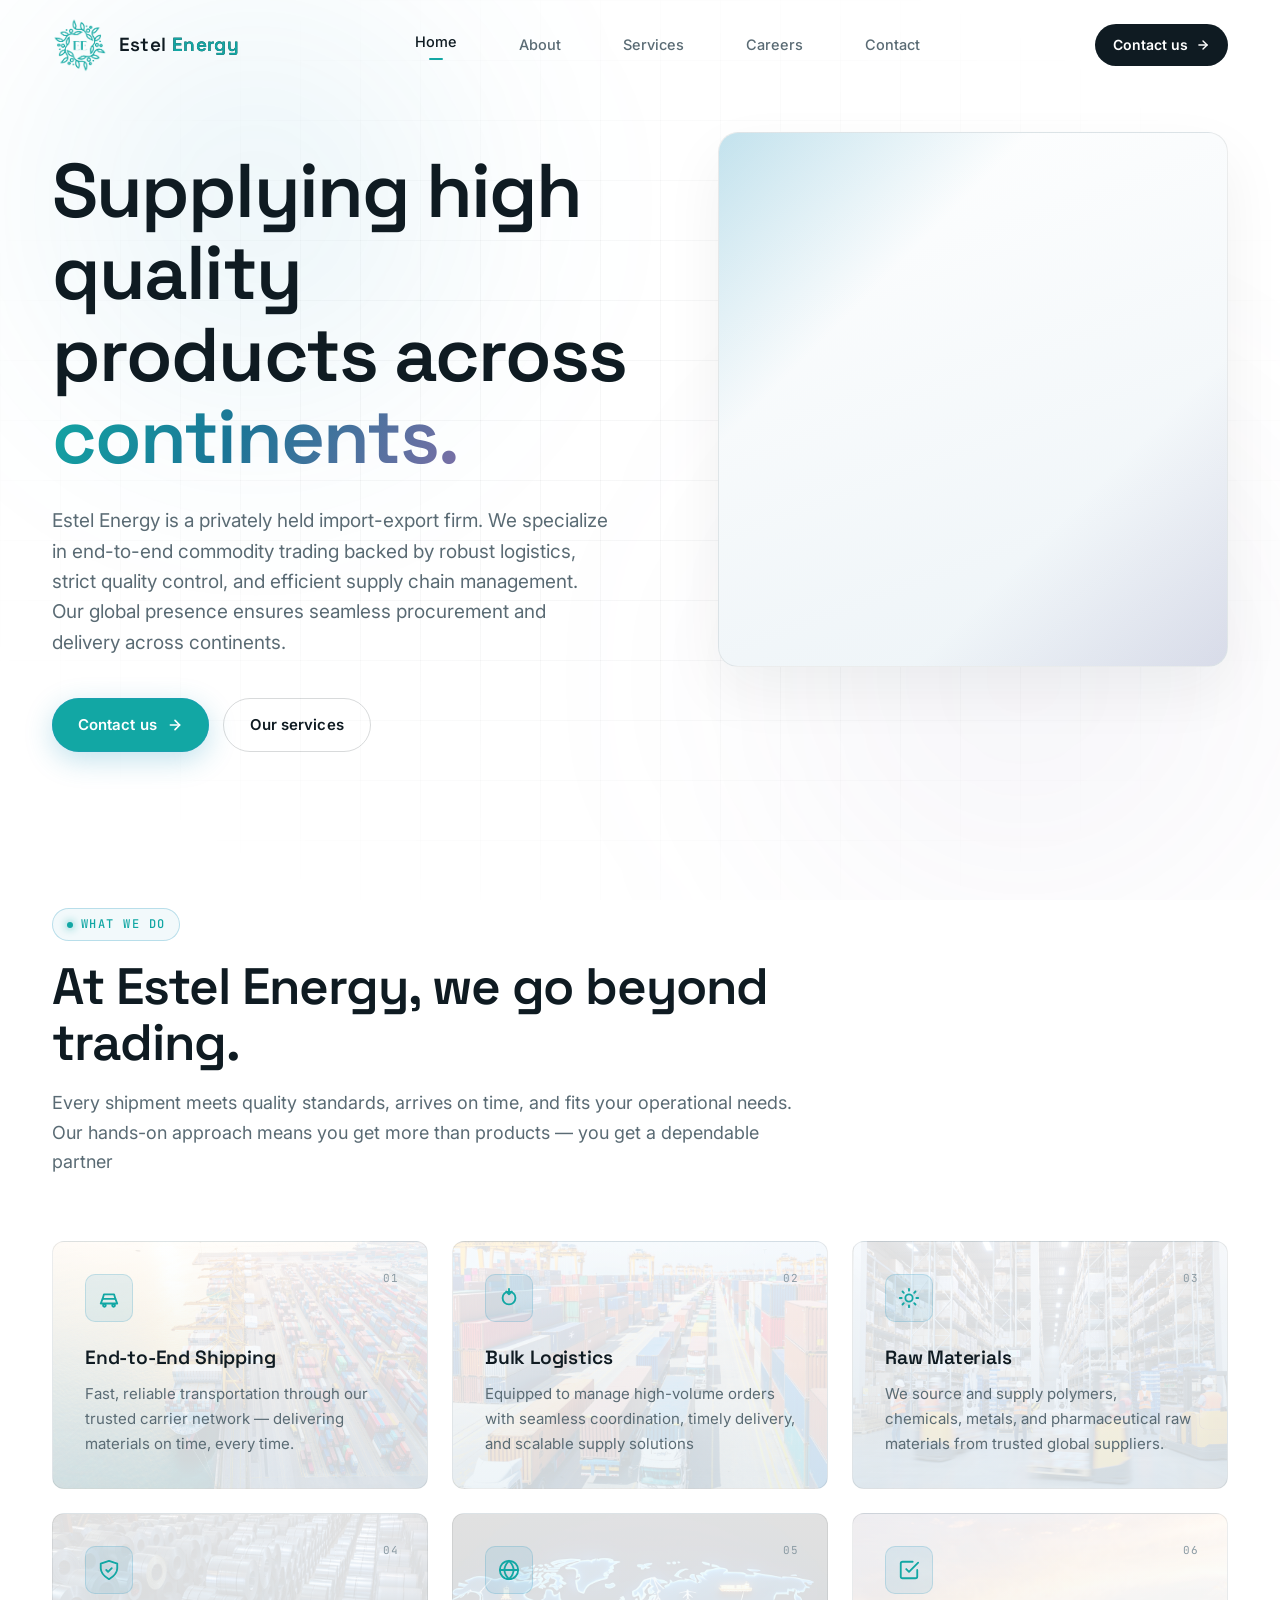
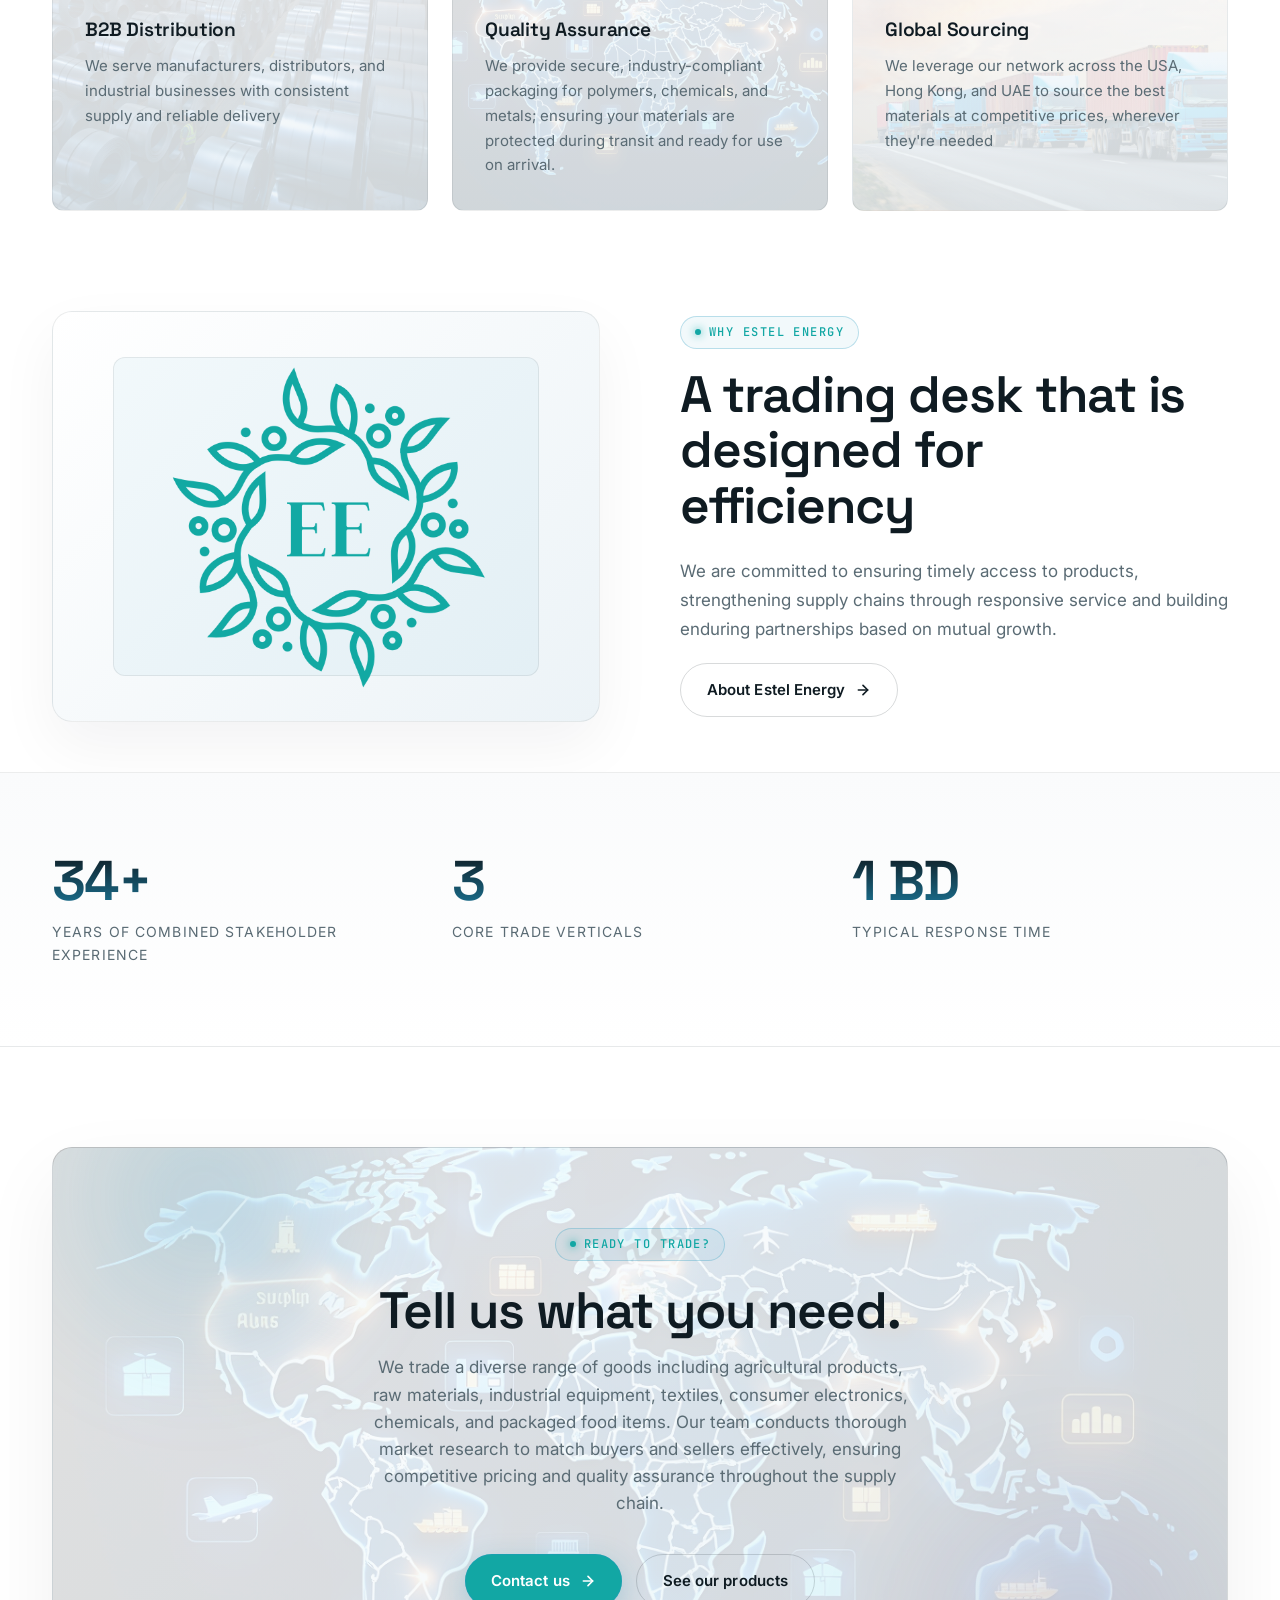
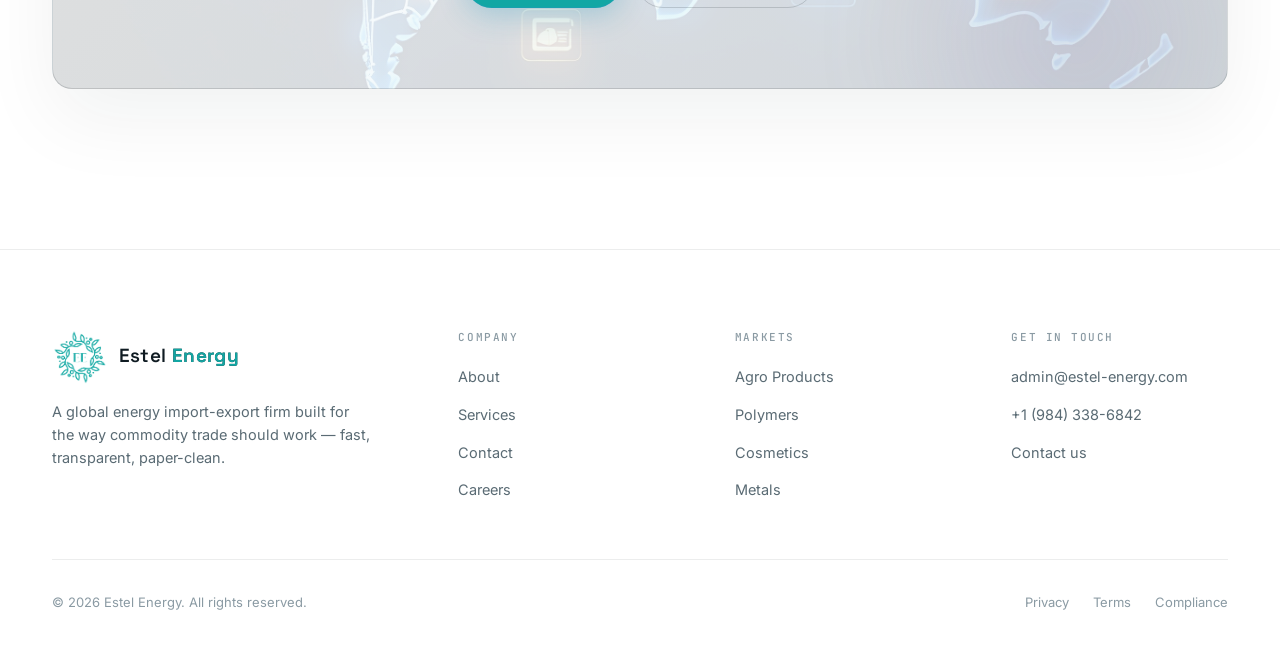
<file: index.html>
<!DOCTYPE html>
<html lang="en">
<head>
  <meta charset="UTF-8">
  <meta name="viewport" content="width=device-width, initial-scale=1.0">
  <title>Estel Energy </title>
  <meta name="description" content="Estel Energy is a privately held import-export firm. We specialize in end-to-end commodity trading backed by robust logistics, strict quality control, and efficient supply chain management. Our global presence ensures seamless procurement and delivery across continents.">
  <link rel="preconnect" href="https://fonts.googleapis.com">
  <link rel="preconnect" href="https://fonts.gstatic.com" crossorigin>
  <link href="https://fonts.googleapis.com/css2?family=Inter:wght@400;500;600;700&family=Space+Grotesk:wght@400;500;600;700&family=JetBrains+Mono:wght@400;500&display=swap" rel="stylesheet">
  <link rel="stylesheet" href="styles.css">
  <link rel="icon" type="image/png" href="./estellogo.png">
</head>
<body>
  <div class="ambient-bg"></div>
  <div class="grid-overlay"></div>

  <!-- NAV -->
  <nav class="nav">
    <div class="container nav-inner">
      <a href="index.html" class="brand">
        <img src="./estellogo.png" alt="Estel Energy logo" class="brand-logo">
        <span class="brand-name">Estel <span>Energy</span></span>
      </a>
      <ul class="nav-links">
        <li><a href="index.html" class="active">Home</a></li>
        <li><a href="about.html">About</a></li>
        <li><a href="services.html">Services</a></li>
        <li><a href="careers.html">Careers</a></li>
        <li><a href="contact.html">Contact</a></li>
      </ul>
      <a href="contact.html" class="nav-cta">
        Contact us
        <svg width="14" height="14" viewBox="0 0 24 24" fill="none" stroke="currentColor" stroke-width="2.4" stroke-linecap="round" stroke-linejoin="round"><line x1="5" y1="12" x2="19" y2="12"/><polyline points="12 5 19 12 12 19"/></svg>
      </a>
      <button class="menu-toggle" aria-label="Menu"><span></span></button>
    </div>
  </nav>

  <!-- HERO -->
  <section class="hero">
    <div class="container">
      <div class="hero-inner">
        <div>
          <h1 class="reveal" data-delay="1">
            Supplying high <br>quality products across <span class="grad">continents.</span>
          </h1>
          <p class="hero-sub reveal" data-delay="2">
            Estel Energy is a privately held import-export firm. We specialize in end-to-end commodity trading backed by robust logistics, strict quality control, and efficient supply chain management. Our global presence ensures seamless procurement and delivery across continents.
          </p>
          <div class="hero-ctas reveal" data-delay="3">
            <a href="contact.html" class="btn btn-primary">
              Contact us
              <svg class="btn-arrow" width="16" height="16" viewBox="0 0 24 24" fill="none" stroke="currentColor" stroke-width="2.4" stroke-linecap="round" stroke-linejoin="round"><line x1="5" y1="12" x2="19" y2="12"/><polyline points="12 5 19 12 12 19"/></svg>
            </a>
            <a href="services.html" class="btn btn-ghost">Our services</a>
          </div>
        </div>

        <!-- Hero visual: video -->
        <div class="hero-visual reveal" data-delay="2">
          <video
            autoplay
            muted
            loop
            playsinline
            style="width: 100%; height: 100%; border-radius: 20px; object-fit: cover;"
          >
            <source src="./Diagonaltrucks.m4v" type="video/mp4">
            Your browser does not support the video tag.
          </video>
        </div>
      </div>
    </div>
  </section>

  <!-- SERVICES PREVIEW -->
  <section class="section">
    <div class="container">
      <div class="section-head reveal">
        <span class="eyebrow">What we do</span>
        <h2>At Estel Energy, we go beyond trading.</h2>
        <p>Every shipment meets quality standards, arrives on time, and fits your operational needs. Our hands-on approach means you get more than products — you get a dependable partner</p>
      </div>

      <div class="grid grid-3">
        <div class="card reveal" style="background: linear-gradient(180deg, rgba(255, 255, 255, 0.88) 0%, rgba(236, 243, 247, 0.88) 100%), url('./shipping.png') center / cover no-repeat;">
          <span class="card-num">01</span>
          <div class="card-icon">
            <svg viewBox="0 0 24 24" fill="none" stroke="currentColor" stroke-width="2" stroke-linecap="round" stroke-linejoin="round"><path d="M3 18h18l-2-5H5l-2 5z"/><path d="M5 13l1.5-5h11L19 13"/><circle cx="7" cy="20" r="1.5"/><circle cx="17" cy="20" r="1.5"/></svg>
          </div>
          <h3 class="card-title">End-to-End Shipping</h3>
          <p class="card-body">Fast, reliable transportation through our trusted carrier network — delivering materials on time, every time.</p>
        </div>

        <div class="card reveal" data-delay="1" style="background: linear-gradient(180deg, rgba(255, 255, 255, 0.88) 0%, rgba(236, 243, 247, 0.88) 100%), url('./shippingtwo.png') center / cover no-repeat;">
          <span class="card-num">02</span>
          <div class="card-icon">
            <svg viewBox="0 0 24 24" fill="none" stroke="currentColor" stroke-width="2" stroke-linecap="round" stroke-linejoin="round"><path d="M12 2v6m0 0l-3-3m3 3l3-3"/><path d="M5 12a7 7 0 1014 0 7 7 0 00-14 0z"/></svg>
          </div>
          <h3 class="card-title">Bulk Logistics</h3>
          <p class="card-body">Equipped to manage high-volume orders with seamless coordination, timely delivery, and scalable supply solutions</p>
        </div>

        <div class="card reveal" data-delay="2" style="background: linear-gradient(180deg, rgba(255, 255, 255, 0.88) 0%, rgba(236, 243, 247, 0.88) 100%), url('./operations.png') center / cover no-repeat;">
          <span class="card-num">03</span>
          <div class="card-icon">
            <svg viewBox="0 0 24 24" fill="none" stroke="currentColor" stroke-width="2" stroke-linecap="round" stroke-linejoin="round"><circle cx="12" cy="12" r="4"/><path d="M12 2v2m0 16v2M2 12h2m16 0h2M4.93 4.93l1.41 1.41m11.32 11.32l1.41 1.41M4.93 19.07l1.41-1.41m11.32-11.32l1.41-1.41"/></svg>
          </div>
          <h3 class="card-title">Raw Materials</h3>
          <p class="card-body">We source and supply polymers, chemicals, metals, and pharmaceutical raw materials from trusted global suppliers.</p>
        </div>

        <div class="card reveal" style="background: linear-gradient(180deg, rgba(255, 255, 255, 0.88) 0%, rgba(236, 243, 247, 0.88) 100%), url('./metalsone.png') center / cover no-repeat;">
          <span class="card-num">04</span>
          <div class="card-icon">
            <svg viewBox="0 0 24 24" fill="none" stroke="currentColor" stroke-width="2" stroke-linecap="round" stroke-linejoin="round"><path d="M12 22c5-3 9-7 9-12V5l-9-3-9 3v5c0 5 4 9 9 12z"/><path d="M9 12l2 2 4-4"/></svg>
          </div>
          <h3 class="card-title">B2B Distribution</h3>
          <p class="card-body">We serve manufacturers, distributors, and industrial businesses with consistent supply and reliable delivery</p>
        </div>

        <div class="card reveal" data-delay="1" style="background: linear-gradient(180deg, rgba(255, 255, 255, 0.88) 0%, rgba(236, 243, 247, 0.88) 100%), url('./network.png') center / cover no-repeat;">
          <span class="card-num">05</span>
          <div class="card-icon">
            <svg viewBox="0 0 24 24" fill="none" stroke="currentColor" stroke-width="2" stroke-linecap="round" stroke-linejoin="round"><path d="M2 12h20M2 12c0-5 4-10 10-10s10 5 10 10-4 10-10 10S2 17 2 12z"/><path d="M12 2c3 3 5 6 5 10s-2 7-5 10c-3-3-5-6-5-10s2-7 5-10z"/></svg>
          </div>
          <h3 class="card-title">Quality Assurance</h3>
          <p class="card-body">We provide secure, industry-compliant packaging for polymers, chemicals, and metals; ensuring your materials are protected during transit and ready for use on arrival.</p>
        </div>

        <div class="card reveal" data-delay="2" style="background: linear-gradient(180deg, rgba(255, 255, 255, 0.88) 0%, rgba(236, 243, 247, 0.88) 100%), url('./shippingone.png') center / cover no-repeat;">
          <span class="card-num">06</span>
          <div class="card-icon">
            <svg viewBox="0 0 24 24" fill="none" stroke="currentColor" stroke-width="2" stroke-linecap="round" stroke-linejoin="round"><path d="M9 11l3 3L22 4"/><path d="M21 12v7a2 2 0 01-2 2H5a2 2 0 01-2-2V5a2 2 0 012-2h11"/></svg>
          </div>
          <h3 class="card-title">Global Sourcing</h3>
          <p class="card-body">We leverage our network across the USA, Hong Kong, and UAE to source the best materials at competitive prices, wherever they're needed</p>
        </div>
      </div>
    </div>
  </section>

  <!-- ABOUT SPLIT -->
  <section class="section">
    <div class="container">
      <div class="split">
        <div class="split-img reveal">
          <div class="split-img-inner">
            <img
              src="./estellogo.png"
              alt="Logo"
              style="max-width: 80%; height: auto;"
            />
          </div>
        </div>
        <div class="reveal" data-delay="1">
          <span class="eyebrow" style="margin-bottom: 18px;">Why Estel Energy</span>
          <h2 style="margin-bottom: 24px;">A trading desk that is designed for efficiency</h2>
          <p style="color: var(--text-muted); font-size: 17px; line-height: 1.7; margin-bottom: 20px;">
            We are committed to ensuring timely access to products, strengthening supply chains through responsive service and building enduring partnerships based on mutual growth.
          </p>

          <a href="about.html" class="btn btn-ghost">
            About Estel Energy
            <svg class="btn-arrow" width="16" height="16" viewBox="0 0 24 24" fill="none" stroke="currentColor" stroke-width="2.4" stroke-linecap="round" stroke-linejoin="round"><line x1="5" y1="12" x2="19" y2="12"/><polyline points="12 5 19 12 12 19"/></svg>
          </a>
        </div>
      </div>
    </div>
  </section>

  <!-- STATS BAND -->
  <section class="stats-band">
    <div class="container">
      <div class="stats-grid">
        <div class="stat reveal">
          <div class="stat-num" data-count="50" data-suffix="+">0+</div>
          <div class="stat-label">Years of combined stakeholder experience</div>
        </div>
        <div class="stat reveal" data-delay="1">
          <div class="stat-num" data-count="4" data-suffix="">0</div>
          <div class="stat-label">Core trade verticals</div>
        </div>
        <div class="stat reveal" data-delay="2">
          <div class="stat-num" data-count="1" data-suffix=" BD">0 BD</div>
          <div class="stat-label">Typical response time</div>
        </div>
      </div>
    </div>
  </section>

  <!-- CTA -->
  <section class="cta-band">
    <div class="container">
      <div class="cta-card reveal">
        <span class="eyebrow" style="margin-bottom: 22px;">Ready to trade?</span>
        <h2>Tell us what you need.</h2>
        <p>We trade a diverse range of goods including agricultural products, raw materials, industrial equipment, textiles, consumer electronics, chemicals, and packaged food items. Our team conducts thorough market research to match buyers and sellers effectively, ensuring competitive pricing and quality assurance throughout the supply chain.</p>
        <div class="btn-group">
          <a href="contact.html" class="btn btn-primary">
            Contact us
            <svg class="btn-arrow" width="16" height="16" viewBox="0 0 24 24" fill="none" stroke="currentColor" stroke-width="2.4" stroke-linecap="round" stroke-linejoin="round"><line x1="5" y1="12" x2="19" y2="12"/><polyline points="12 5 19 12 12 19"/></svg>
          </a>
          <a href="services.html" class="btn btn-ghost">See our products</a>
        </div>
      </div>
    </div>
  </section>

  <!-- FOOTER -->
  <footer class="footer">
    <div class="container">
      <div class="footer-grid">
        <div class="footer-brand">
          <div class="brand">
            <img src="./estellogo.png" alt="Estel Energy logo" class="brand-logo">
            <span class="brand-name">Estel <span>Energy</span></span>
          </div>
          <p class="footer-tag">A global energy import-export firm built for the way commodity trade should work — fast, transparent, paper-clean.</p>
        </div>
        <div>
          <h4>Company</h4>
          <ul>
            <li><a href="about.html">About</a></li>
            <li><a href="services.html">Services</a></li>
            <li><a href="contact.html">Contact</a></li>
            <li><a href="careers.html">Careers</a></li>
          </ul>
        </div>
        <div>
          <h4>Markets</h4>
          <ul>
            <li><a href="services.html">Agro Products</a></li>
            <li><a href="services.html">Polymers</a></li>
            <li><a href="services.html">Cosmetics</a></li>
            <li><a href="services.html">Metals</a></li>
          </ul>
        </div>
        <div>
          <h4>Get in touch</h4>
          <ul>
            <li><a href="mailto:admin@estel-energy.com">admin@estel-energy.com</a></li>
            <li><a href="tel:+19843386842">+1 (984) 338-6842</a></li>
            <li><a href="contact.html">Contact us</a></li>
          </ul>
        </div>
      </div>
      <div class="footer-bottom">
        <span>© <span id="year">2026</span> Estel Energy. All rights reserved.</span>
        <div class="footer-bottom-links">
          <a href="#">Privacy</a>
          <a href="#">Terms</a>
          <a href="#">Compliance</a>
        </div>
      </div>
    </div>
  </footer>

  <script src="script.js"></script>
</body>
</html>
</file>
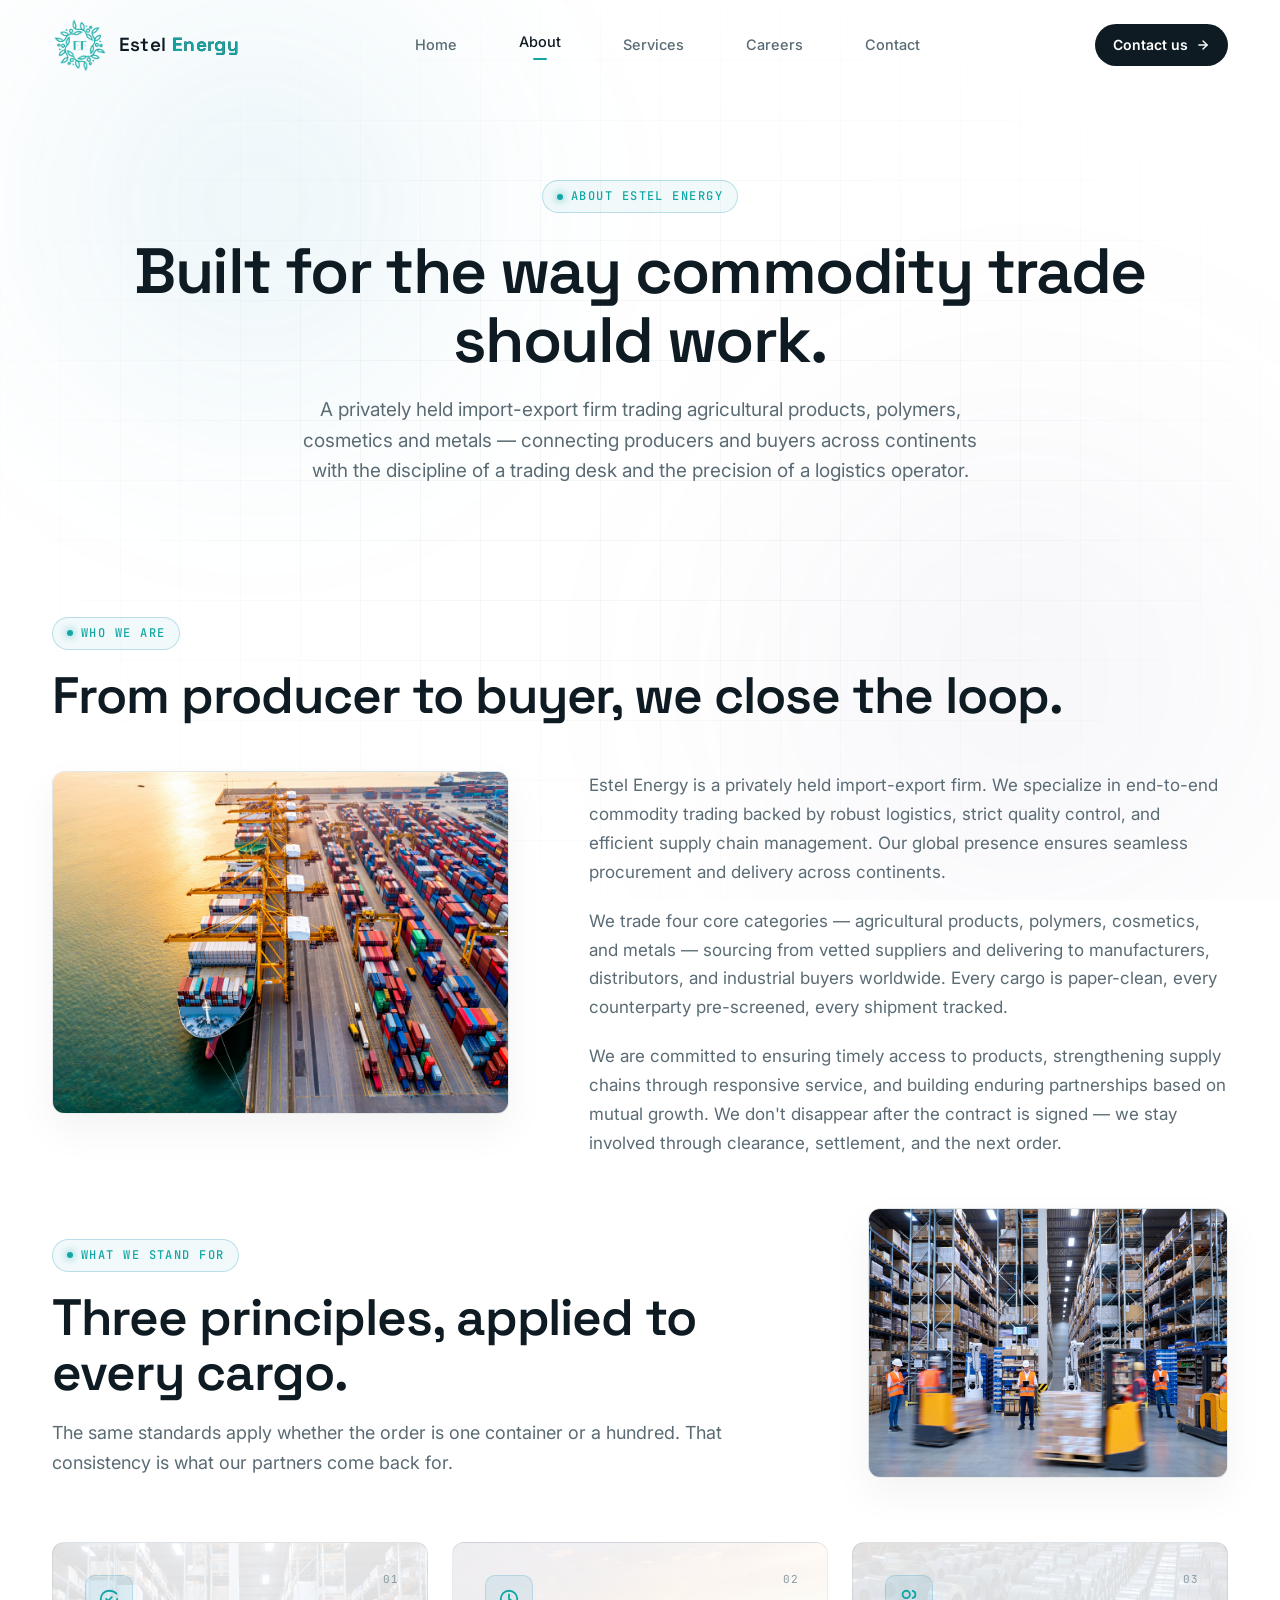
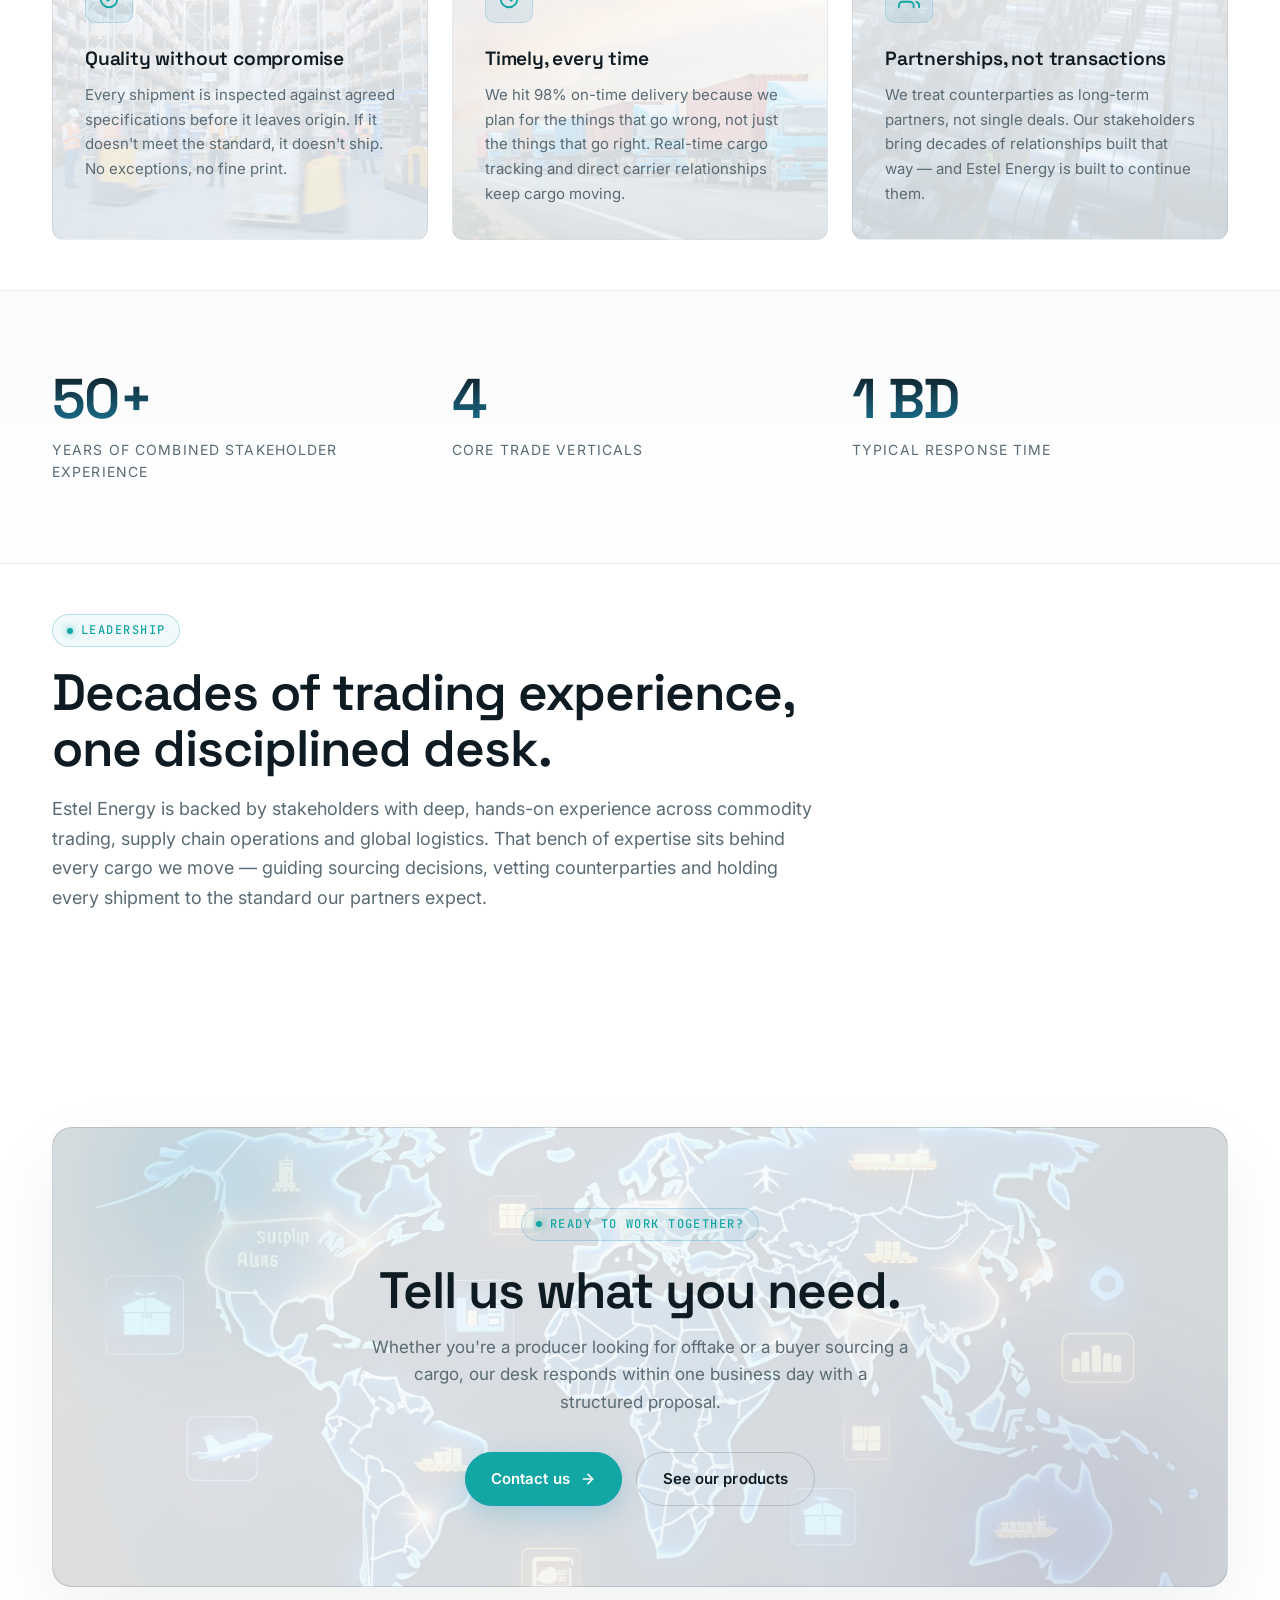
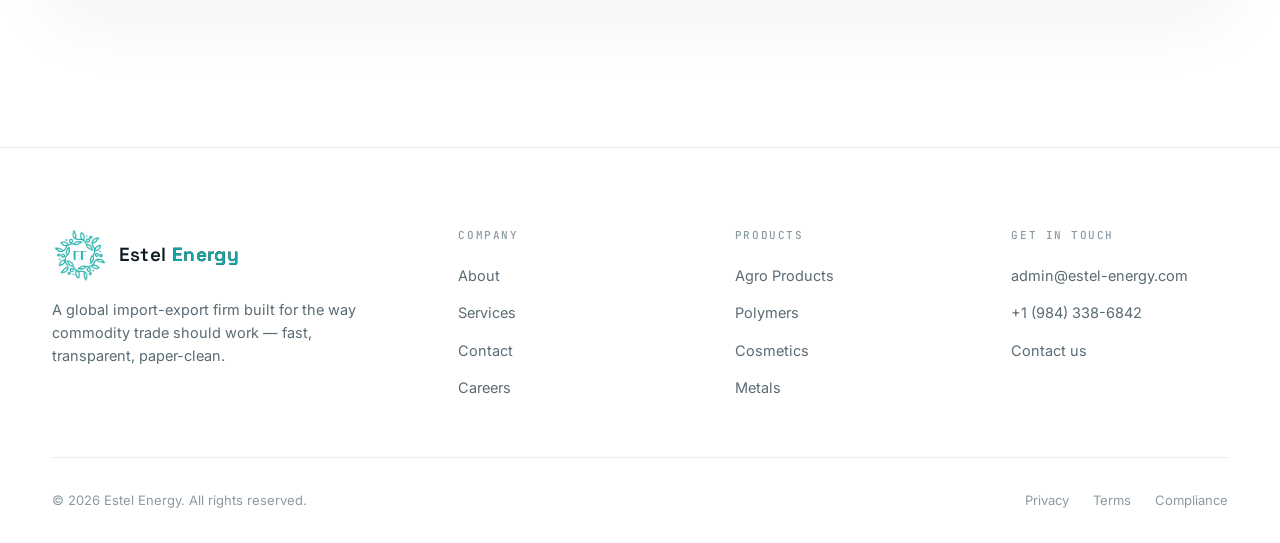
<file: about.html>
<!DOCTYPE html>
<html lang="en">
<head>
  <meta charset="UTF-8">
  <meta name="viewport" content="width=device-width, initial-scale=1.0">
  <title>About — Estel Energy</title>
  <meta name="description" content="Estel Energy is a privately held import-export firm trading agricultural products, polymers, cosmetics and metals across global markets — built on quality, timely delivery and lasting partnerships.">
  <link rel="preconnect" href="https://fonts.googleapis.com">
  <link rel="preconnect" href="https://fonts.gstatic.com" crossorigin>
  <link href="https://fonts.googleapis.com/css2?family=Inter:wght@400;500;600;700&family=Space+Grotesk:wght@400;500;600;700&family=JetBrains+Mono:wght@400;500&display=swap" rel="stylesheet">
  <link rel="stylesheet" href="styles.css">
  <link rel="icon" type="image/png" href="./estellogo.png">
</head>
<body>
  <div class="ambient-bg"></div>
  <div class="grid-overlay"></div>

  <!-- NAV -->
  <nav class="nav">
    <div class="container nav-inner">
      <a href="index.html" class="brand">
        <img src="./estellogo.png" alt="Estel Energy logo" class="brand-logo">
        <span class="brand-name">Estel <span>Energy</span></span>
      </a>
      <ul class="nav-links">
        <li><a href="index.html">Home</a></li>
        <li><a href="about.html" class="active">About</a></li>
        <li><a href="services.html">Services</a></li>
        <li><a href="careers.html">Careers</a></li>
        <li><a href="contact.html">Contact</a></li>
      </ul>
      <a href="contact.html" class="nav-cta">
        Contact us
        <svg width="14" height="14" viewBox="0 0 24 24" fill="none" stroke="currentColor" stroke-width="2.4" stroke-linecap="round" stroke-linejoin="round"><line x1="5" y1="12" x2="19" y2="12"/><polyline points="12 5 19 12 12 19"/></svg>
      </a>
      <button class="menu-toggle" aria-label="Menu"><span></span></button>
    </div>
  </nav>

  <!-- PAGE HEADER -->
  <section class="page-header">
    <div class="container">
      <div class="reveal">
        <span class="eyebrow">About Estel Energy</span>
      </div>
      <h1 class="reveal" data-delay="1">Built for the way commodity trade should work.</h1>
      <p class="reveal" data-delay="2">A privately held import-export firm trading agricultural products, polymers, cosmetics and metals — connecting producers and buyers across continents with the discipline of a trading desk and the precision of a logistics operator.</p>
    </div>
  </section>

  <!-- ABOUT INTRO -->
  <section class="section">
    <div class="container">
      <!-- Heading on its own line -->
      <div class="reveal" style="margin-bottom: 48px;">
        <span class="eyebrow" style="margin-bottom: 18px;">Who we are</span>
        <h2>From producer to buyer, we close the loop.</h2>
      </div>

      <!-- Image + paragraphs side by side, top-aligned -->
      <div class="about-intro" style="align-items: start;">
        <div class="reveal">
          <div style="aspect-ratio: 4/3; border-radius: var(--radius); overflow: hidden; background: linear-gradient(135deg, var(--surface), var(--bg-2)); border: 1px solid var(--border); box-shadow: 0 16px 40px rgba(15, 27, 34, 0.05);">
            <img src="./shipping.png" alt="Estel Energy's global supply chain" style="width: 100%; height: 100%; object-fit: cover; display: block;"
                 onerror="this.style.display='none'; this.parentElement.innerHTML='<div style=&quot;padding:24px;color:var(--text-dim);font-family:var(--font-mono);font-size:12px;letter-spacing:0.1em;text-transform:uppercase;text-align:center;display:grid;place-items:center;height:100%&quot;>Supply chain<br>image</div>'">
          </div>
        </div>
        <div class="about-intro-text reveal" data-delay="1">
          <p>Estel Energy is a privately held import-export firm. We specialize in end-to-end commodity trading backed by robust logistics, strict quality control, and efficient supply chain management. Our global presence ensures seamless procurement and delivery across continents.</p>
          <p>We trade four core categories — agricultural products, polymers, cosmetics, and metals — sourcing from vetted suppliers and delivering to manufacturers, distributors, and industrial buyers worldwide. Every cargo is paper-clean, every counterparty pre-screened, every shipment tracked.</p>
          <p>We are committed to ensuring timely access to products, strengthening supply chains through responsive service, and building enduring partnerships based on mutual growth. We don't disappear after the contract is signed — we stay involved through clearance, settlement, and the next order.</p>
        </div>
      </div>
    </div>
  </section>

  <!-- VALUES -->
  <section class="section" style="padding-top: 0;">
    <div class="container">
      <div class="reveal values-head">
        <div class="section-head" style="margin-bottom: 0; max-width: none;">
          <span class="eyebrow">What we stand for</span>
          <h2>Three principles, applied to every cargo.</h2>
          <p>The same standards apply whether the order is one container or a hundred. That consistency is what our partners come back for.</p>
        </div>
        <div style="aspect-ratio: 4/3; border-radius: var(--radius); overflow: hidden; background: linear-gradient(135deg, var(--surface), var(--bg-2)); border: 1px solid var(--border); box-shadow: 0 16px 40px rgba(15, 27, 34, 0.05);">
          <img src="./operations.png" alt="Our values in practice" style="width: 100%; height: 100%; object-fit: cover; display: block;"
               onerror="this.style.display='none'; this.parentElement.innerHTML='<div style=&quot;padding:24px;color:var(--text-dim);font-family:var(--font-mono);font-size:12px;letter-spacing:0.1em;text-transform:uppercase;text-align:center;display:grid;place-items:center;height:100%&quot;>Principles<br>image</div>'">
        </div>
      </div>

      <div class="grid grid-3">
        <div class="card reveal" style="background: linear-gradient(180deg, rgba(255, 255, 255, 0.88) 0%, rgba(236, 243, 247, 0.88) 100%), url('./operations.png') center / cover no-repeat;">
          <span class="card-num">01</span>
          <div class="card-icon">
            <svg viewBox="0 0 24 24" fill="none" stroke="currentColor" stroke-width="2" stroke-linecap="round" stroke-linejoin="round"><path d="M9 12l2 2 4-4"/><path d="M21 12c0 5-4 9-9 9s-9-4-9-9 4-9 9-9c3 0 6 1 8 3"/></svg>
          </div>
          <h3 class="card-title">Quality without compromise</h3>
          <p class="card-body">Every shipment is inspected against agreed specifications before it leaves origin. If it doesn't meet the standard, it doesn't ship. No exceptions, no fine print.</p>
        </div>

        <div class="card reveal" data-delay="1" style="background: linear-gradient(180deg, rgba(255, 255, 255, 0.88) 0%, rgba(236, 243, 247, 0.88) 100%), url('./shippingone.png') center / cover no-repeat;">
          <span class="card-num">02</span>
          <div class="card-icon">
            <svg viewBox="0 0 24 24" fill="none" stroke="currentColor" stroke-width="2" stroke-linecap="round" stroke-linejoin="round"><circle cx="12" cy="12" r="9"/><polyline points="12 7 12 12 15 14"/></svg>
          </div>
          <h3 class="card-title">Timely, every time</h3>
          <p class="card-body">We hit 98% on-time delivery because we plan for the things that go wrong, not just the things that go right. Real-time cargo tracking and direct carrier relationships keep cargo moving.</p>
        </div>

        <div class="card reveal" data-delay="2" style="background: linear-gradient(180deg, rgba(255, 255, 255, 0.88) 0%, rgba(236, 243, 247, 0.88) 100%), url('./metalsone.png') center / cover no-repeat;">
          <span class="card-num">03</span>
          <div class="card-icon">
            <svg viewBox="0 0 24 24" fill="none" stroke="currentColor" stroke-width="2" stroke-linecap="round" stroke-linejoin="round"><path d="M17 21v-2a4 4 0 00-4-4H5a4 4 0 00-4 4v2"/><circle cx="9" cy="7" r="4"/><path d="M23 21v-2a4 4 0 00-3-3.87"/><path d="M16 3.13a4 4 0 010 7.75"/></svg>
          </div>
          <h3 class="card-title">Partnerships, not transactions</h3>
          <p class="card-body">We treat counterparties as long-term partners, not single deals. Our stakeholders bring decades of relationships built that way — and Estel Energy is built to continue them.</p>
        </div>
      </div>
    </div>
  </section>

  <!-- STATS BAND -->
  <section class="stats-band">
    <div class="container">
      <div class="stats-grid">
        <div class="stat reveal">
          <div class="stat-num" data-count="50" data-suffix="+">0+</div>
          <div class="stat-label">Years of combined stakeholder experience</div>
        </div>
        <div class="stat reveal" data-delay="1">
          <div class="stat-num" data-count="4" data-suffix="">0</div>
          <div class="stat-label">Core trade verticals</div>
        </div>
        <div class="stat reveal" data-delay="2">
          <div class="stat-num" data-count="1" data-suffix=" BD">0 BD</div>
          <div class="stat-label">Typical response time</div>
        </div>
      </div>
    </div>
  </section>

  <!-- LEADERSHIP -->
  <section class="section">
    <div class="container">
      <div class="section-head reveal">
        <span class="eyebrow">Leadership</span>
        <h2>Decades of trading experience, one disciplined desk.</h2>
        <p>Estel Energy is backed by stakeholders with deep, hands-on experience across commodity trading, supply chain operations and global logistics. That bench of expertise sits behind every cargo we move — guiding sourcing decisions, vetting counterparties and holding every shipment to the standard our partners expect.</p>
      </div>
    </div>
  </section>

  <!-- CTA -->
  <section class="cta-band">
    <div class="container">
      <div class="cta-card reveal">
        <span class="eyebrow" style="margin-bottom: 22px;">Ready to work together?</span>
        <h2>Tell us what you need.</h2>
        <p>Whether you're a producer looking for offtake or a buyer sourcing a cargo, our desk responds within one business day with a structured proposal.</p>
        <div class="btn-group">
          <a href="contact.html" class="btn btn-primary">
            Contact us
            <svg class="btn-arrow" width="16" height="16" viewBox="0 0 24 24" fill="none" stroke="currentColor" stroke-width="2.4" stroke-linecap="round" stroke-linejoin="round"><line x1="5" y1="12" x2="19" y2="12"/><polyline points="12 5 19 12 12 19"/></svg>
          </a>
          <a href="services.html" class="btn btn-ghost">See our products</a>
        </div>
      </div>
    </div>
  </section>

  <!-- FOOTER -->
  <footer class="footer">
    <div class="container">
      <div class="footer-grid">
        <div class="footer-brand">
          <div class="brand">
            <img src="./estellogo.png" alt="Estel Energy logo" class="brand-logo">
            <span class="brand-name">Estel <span>Energy</span></span>
          </div>
          <p class="footer-tag">A global import-export firm built for the way commodity trade should work — fast, transparent, paper-clean.</p>
        </div>
        <div>
          <h4>Company</h4>
          <ul>
            <li><a href="about.html">About</a></li>
            <li><a href="services.html">Services</a></li>
            <li><a href="contact.html">Contact</a></li>
            <li><a href="careers.html">Careers</a></li>
          </ul>
        </div>
        <div>
          <h4>Products</h4>
          <ul>
            <li><a href="services.html">Agro Products</a></li>
            <li><a href="services.html">Polymers</a></li>
            <li><a href="services.html">Cosmetics</a></li>
            <li><a href="services.html">Metals</a></li>
          </ul>
        </div>
        <div>
          <h4>Get in touch</h4>
          <ul>
            <li><a href="mailto:admin@estel-energy.com">admin@estel-energy.com</a></li>
            <li><a href="tel:+19843386842">+1 (984) 338-6842</a></li>
            <li><a href="contact.html">Contact us</a></li>
          </ul>
        </div>
      </div>
      <div class="footer-bottom">
        <span>© <span id="year">2026</span> Estel Energy. All rights reserved.</span>
        <div class="footer-bottom-links">
          <a href="#">Privacy</a>
          <a href="#">Terms</a>
          <a href="#">Compliance</a>
        </div>
      </div>
    </div>
  </footer>

  <script src="script.js"></script>
</body>
</html>
</file>
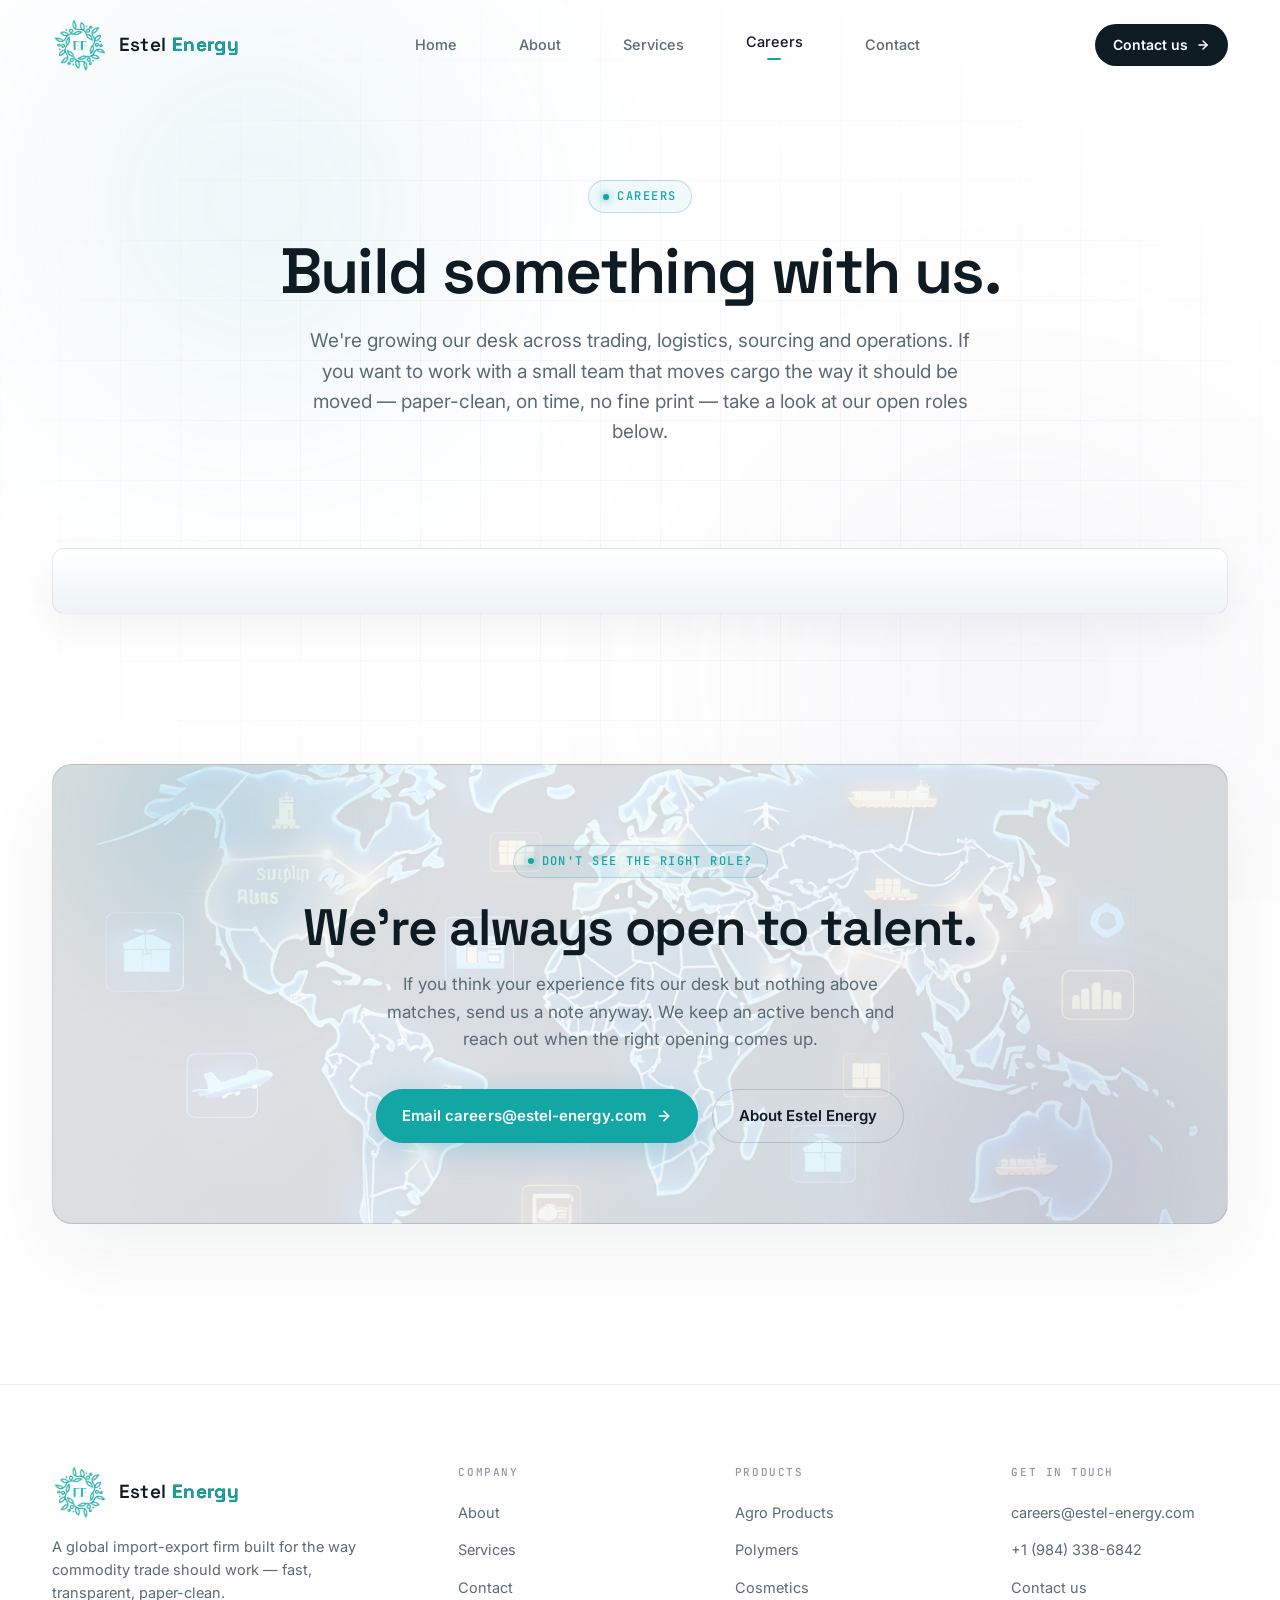
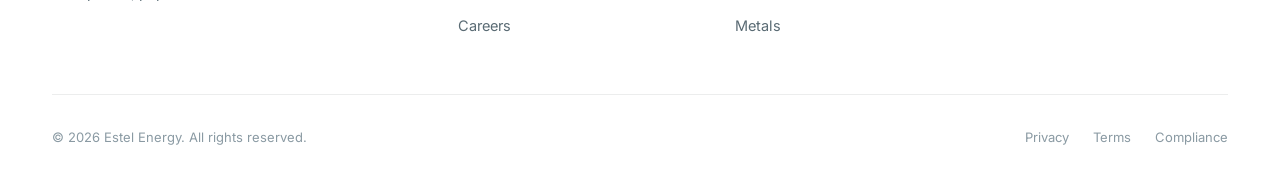
<file: careers.html>
<!DOCTYPE html>
<html lang="en">
<head>
  <meta charset="UTF-8">
  <meta name="viewport" content="width=device-width, initial-scale=1.0">
  <title>Careers — Estel Energy</title>
  <meta name="description" content="Join Estel Energy. Open roles across trading, logistics, sourcing and operations.">
  <link rel="preconnect" href="https://fonts.googleapis.com">
  <link rel="preconnect" href="https://fonts.gstatic.com" crossorigin>
  <link href="https://fonts.googleapis.com/css2?family=Inter:wght@400;500;600;700&family=Space+Grotesk:wght@400;500;600;700&family=JetBrains+Mono:wght@400;500&display=swap" rel="stylesheet">
  <link rel="stylesheet" href="styles.css">
  <link rel="icon" type="image/png" href="./estellogo.png">

  <!-- Zoho Recruit embed styles -->
  <link rel="stylesheet" href="https://static.zohocdn.com/recruit/embed_careers_site/css/v1.1/embed_jobs.css" type="text/css">

  <!-- Small polish so the Zoho widget breathes inside our layout -->
  <style>
    .careers-embed {
      background: linear-gradient(180deg, rgba(255, 255, 255, 0.94) 0%, rgba(236, 243, 247, 0.94) 100%);
      border: 1px solid var(--border);
      border-radius: var(--radius);
      padding: 32px;
      box-shadow: 0 16px 40px rgba(15, 27, 34, 0.05);
    }
    .careers-embed .embed_jobs_head { border: none; box-shadow: none; }
    @media (max-width: 720px) {
      .careers-embed { padding: 20px; }
    }
  </style>
</head>
<body>
  <div class="ambient-bg"></div>
  <div class="grid-overlay"></div>

  <!-- NAV -->
  <nav class="nav">
    <div class="container nav-inner">
      <a href="index.html" class="brand">
        <img src="./estellogo.png" alt="Estel Energy logo" class="brand-logo">
        <span class="brand-name">Estel <span>Energy</span></span>
      </a>
      <ul class="nav-links">
        <li><a href="index.html">Home</a></li>
        <li><a href="about.html">About</a></li>
        <li><a href="services.html">Services</a></li>
        <li><a href="careers.html" class="active">Careers</a></li>
        <li><a href="contact.html">Contact</a></li>
      </ul>
      <a href="contact.html" class="nav-cta">
        Contact us
        <svg width="14" height="14" viewBox="0 0 24 24" fill="none" stroke="currentColor" stroke-width="2.4" stroke-linecap="round" stroke-linejoin="round"><line x1="5" y1="12" x2="19" y2="12"/><polyline points="12 5 19 12 12 19"/></svg>
      </a>
      <button class="menu-toggle" aria-label="Menu"><span></span></button>
    </div>
  </nav>

  <!-- PAGE HEADER -->
  <section class="page-header">
    <div class="container">
      <div class="reveal">
        <span class="eyebrow">Careers</span>
      </div>
      <h1 class="reveal" data-delay="1">Build something with us.</h1>
      <p class="reveal" data-delay="2">We're growing our desk across trading, logistics, sourcing and operations. If you want to work with a small team that moves cargo the way it should be moved — paper-clean, on time, no fine print — take a look at our open roles below.</p>
    </div>
  </section>

  <!-- JOBS EMBED -->
  <section class="section" style="padding-top: 20px;">
    <div class="container">
      <div class="reveal careers-embed">
        <div class="embed_jobs_head embed_jobs_with_style_3">
          <div class="embed_jobs_head2">
            <div class="embed_jobs_head3">
              <div id="rec_job_listing_div"> </div>
              <script type="text/javascript" src="https://static.zohocdn.com/recruit/embed_careers_site/javascript/v1.1/embed_jobs.js"></script>
              <script type="text/javascript">
              rec_embed_js.load({
                widget_id:"rec_job_listing_div",
                page_name:"Careers",
                source:"CareerSite",
                site:"https://estel-energy.zohorecruit.com",
                brand_color:"#12A7A4",
                empty_job_msg:"No current Openings"
              });
              </script>
            </div>
          </div>
        </div>
      </div>
    </div>
  </section>

  <!-- CTA -->
  <section class="cta-band">
    <div class="container">
      <div class="cta-card reveal">
        <span class="eyebrow" style="margin-bottom: 22px;">Don't see the right role?</span>
        <h2>We're always open to talent.</h2>
        <p>If you think your experience fits our desk but nothing above matches, send us a note anyway. We keep an active bench and reach out when the right opening comes up.</p>
        <div class="btn-group">
          <a href="mailto:careers@estel-energy.com" class="btn btn-primary">
            Email careers@estel-energy.com
            <svg class="btn-arrow" width="16" height="16" viewBox="0 0 24 24" fill="none" stroke="currentColor" stroke-width="2.4" stroke-linecap="round" stroke-linejoin="round"><line x1="5" y1="12" x2="19" y2="12"/><polyline points="12 5 19 12 12 19"/></svg>
          </a>
          <a href="about.html" class="btn btn-ghost">About Estel Energy</a>
        </div>
      </div>
    </div>
  </section>

  <!-- FOOTER -->
  <footer class="footer">
    <div class="container">
      <div class="footer-grid">
        <div class="footer-brand">
          <div class="brand">
            <img src="./estellogo.png" alt="Estel Energy logo" class="brand-logo">
            <span class="brand-name">Estel <span>Energy</span></span>
          </div>
          <p class="footer-tag">A global import-export firm built for the way commodity trade should work — fast, transparent, paper-clean.</p>
        </div>
        <div>
          <h4>Company</h4>
          <ul>
            <li><a href="about.html">About</a></li>
            <li><a href="services.html">Services</a></li>
            <li><a href="contact.html">Contact</a></li>
            <li><a href="careers.html">Careers</a></li>
          </ul>
        </div>
        <div>
          <h4>Products</h4>
          <ul>
            <li><a href="services.html">Agro Products</a></li>
            <li><a href="services.html">Polymers</a></li>
            <li><a href="services.html">Cosmetics</a></li>
            <li><a href="services.html">Metals</a></li>
          </ul>
        </div>
        <div>
          <h4>Get in touch</h4>
          <ul>
            <li><a href="mailto:careers@estel-energy.com">careers@estel-energy.com</a></li>
            <li><a href="tel:+19843386842">+1 (984) 338-6842</a></li>
            <li><a href="contact.html">Contact us</a></li>
          </ul>
        </div>
      </div>
      <div class="footer-bottom">
        <span>© <span id="year">2026</span> Estel Energy. All rights reserved.</span>
        <div class="footer-bottom-links">
          <a href="#">Privacy</a>
          <a href="#">Terms</a>
          <a href="#">Compliance</a>
        </div>
      </div>
    </div>
  </footer>

  <script src="script.js"></script>
</body>
</html>
</file>
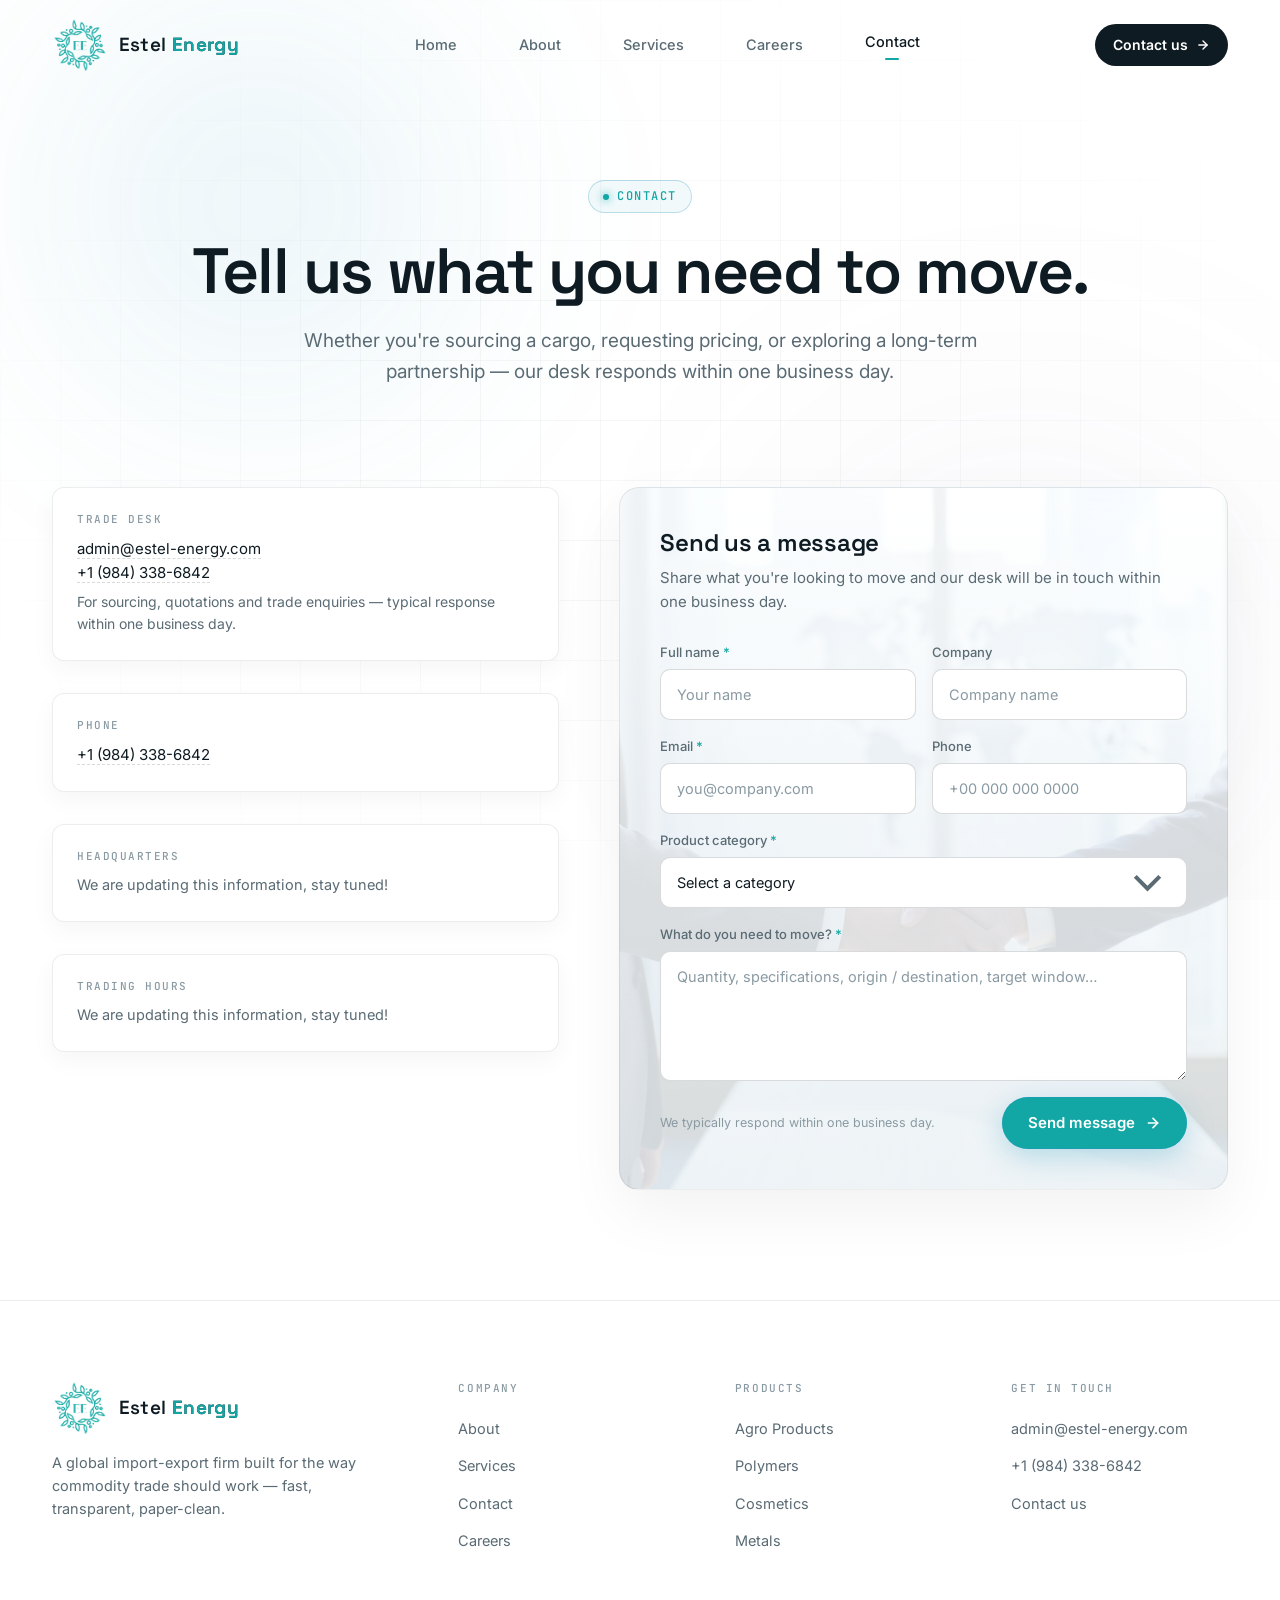
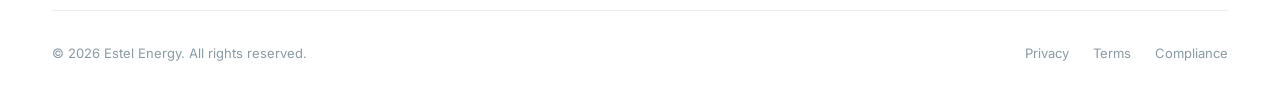
<file: contact.html>
<!DOCTYPE html>
<html lang="en">
<head>
  <meta charset="UTF-8">
  <meta name="viewport" content="width=device-width, initial-scale=1.0">
  <title>Contact — Estel Energy</title>
  <meta name="description" content="Get in touch with Estel Energy's trading desk. We respond within one business day with a structured proposal.">
  <link rel="preconnect" href="https://fonts.googleapis.com">
  <link rel="preconnect" href="https://fonts.gstatic.com" crossorigin>
  <link href="https://fonts.googleapis.com/css2?family=Inter:wght@400;500;600;700&family=Space+Grotesk:wght@400;500;600;700&family=JetBrains+Mono:wght@400;500&display=swap" rel="stylesheet">
  <link rel="stylesheet" href="styles.css">
  <link rel="icon" type="image/png" href="./estellogo.png">
</head>
<body>
  <div class="ambient-bg"></div>
  <div class="grid-overlay"></div>

  <!-- NAV -->
  <nav class="nav">
    <div class="container nav-inner">
      <a href="index.html" class="brand">
        <img src="./estellogo.png" alt="Estel Energy logo" class="brand-logo">
        <span class="brand-name">Estel <span>Energy</span></span>
      </a>
      <ul class="nav-links">
        <li><a href="index.html">Home</a></li>
        <li><a href="about.html">About</a></li>
        <li><a href="services.html">Services</a></li>
        <li><a href="careers.html">Careers</a></li>
        <li><a href="contact.html" class="active">Contact</a></li>
      </ul>
      <a href="contact.html" class="nav-cta">
        Contact us
        <svg width="14" height="14" viewBox="0 0 24 24" fill="none" stroke="currentColor" stroke-width="2.4" stroke-linecap="round" stroke-linejoin="round"><line x1="5" y1="12" x2="19" y2="12"/><polyline points="12 5 19 12 12 19"/></svg>
      </a>
      <button class="menu-toggle" aria-label="Menu"><span></span></button>
    </div>
  </nav>

  <!-- PAGE HEADER -->
  <section class="page-header">
    <div class="container">
      <div class="reveal">
        <span class="eyebrow">Contact</span>
      </div>
      <h1 class="reveal" data-delay="1">Tell us what you need to move.</h1>
      <p class="reveal" data-delay="2">Whether you're sourcing a cargo, requesting pricing, or exploring a long-term partnership — our desk responds within one business day.</p>
    </div>
  </section>

  <!-- CONTACT GRID -->
  <section class="section" style="padding-top: 20px;">
    <div class="container">
      <div class="contact-grid">

        <!-- Left: info -->
        <div class="contact-info reveal">
          <div class="contact-info-block">
            <h4>Trade desk</h4>
            <p><a href="mailto:admin@estel-energy.com">admin@estel-energy.com</a></p>
            <p><a href="tel:+19843386842">+1 (984) 338-6842</a></p>
            <p style="color: var(--text-muted); margin-top: 6px; font-size: 14px;">For sourcing, quotations and trade enquiries — typical response within one business day.</p>
          </div>

          <div class="contact-info-block">
            <h4>Phone</h4>
            <p><a href="tel:+19843386842">+1 (984) 338-6842</a></p>
          </div>

          <div class="contact-info-block">
            <h4>Headquarters</h4>
            <p style="color: var(--text-muted); font-size: 14.5px;">We are updating this information, stay tuned!</p>
          </div>

          <div class="contact-info-block">
            <h4>Trading hours</h4>
            <p style="color: var(--text-muted); font-size: 14.5px;">We are updating this information, stay tuned!</p>
          </div>
        </div>

        <!-- Right: form -->
        <form id="contact-form" class="contact-form reveal" data-delay="1" novalidate style="background: linear-gradient(180deg, rgba(255, 255, 255, 0.88) 0%, rgba(236, 243, 247, 0.88) 100%), url('./handshake.png') center / cover no-repeat;">
          <h3>Send us a message</h3>
          <p>Share what you're looking to move and our desk will be in touch within one business day.</p>

          <div class="form-row">
            <div class="form-group">
              <label for="cf-name">Full name <span class="req">*</span></label>
              <input id="cf-name" name="name" type="text" required placeholder="Your name">
            </div>
            <div class="form-group">
              <label for="cf-company">Company</label>
              <input id="cf-company" name="company" type="text" placeholder="Company name">
            </div>
          </div>

          <div class="form-row">
            <div class="form-group">
              <label for="cf-email">Email <span class="req">*</span></label>
              <input id="cf-email" name="email" type="email" required placeholder="you@company.com">
            </div>
            <div class="form-group">
              <label for="cf-phone">Phone</label>
              <input id="cf-phone" name="phone" type="tel" placeholder="+00 000 000 0000">
            </div>
          </div>

          <div class="form-row full">
            <div class="form-group">
              <label for="cf-product">Product category <span class="req">*</span></label>
              <select id="cf-product" name="product" required>
                <option value="">Select a category</option>
                <option value="agro">Agro Products</option>
                <option value="polymers">Polymers</option>
                <option value="cosmetics">Cosmetics</option>
                <option value="metals">Metals</option>
                <option value="other">Other / not sure yet</option>
              </select>
            </div>
          </div>

          <div class="form-row full">
            <div class="form-group">
              <label for="cf-message">What do you need to move? <span class="req">*</span></label>
              <textarea id="cf-message" name="message" required placeholder="Quantity, specifications, origin / destination, target window…"></textarea>
            </div>
          </div>

          <div class="form-actions">
            <span class="note">We typically respond within one business day.</span>
            <button type="submit" class="btn btn-primary">
              Send message
              <svg class="btn-arrow" width="16" height="16" viewBox="0 0 24 24" fill="none" stroke="currentColor" stroke-width="2.4" stroke-linecap="round" stroke-linejoin="round"><line x1="5" y1="12" x2="19" y2="12"/><polyline points="12 5 19 12 12 19"/></svg>
            </button>
          </div>

          <div class="form-success">
            Thanks — your message is in. Our desk will be in touch within one business day.
          </div>
        </form>

      </div>
    </div>
  </section>

  <!-- FOOTER -->
  <footer class="footer">
    <div class="container">
      <div class="footer-grid">
        <div class="footer-brand">
          <div class="brand">
            <img src="./estellogo.png" alt="Estel Energy logo" class="brand-logo">
            <span class="brand-name">Estel <span>Energy</span></span>
          </div>
          <p class="footer-tag">A global import-export firm built for the way commodity trade should work — fast, transparent, paper-clean.</p>
        </div>
        <div>
          <h4>Company</h4>
          <ul>
            <li><a href="about.html">About</a></li>
            <li><a href="services.html">Services</a></li>
            <li><a href="contact.html">Contact</a></li>
            <li><a href="careers.html">Careers</a></li>
          </ul>
        </div>
        <div>
          <h4>Products</h4>
          <ul>
            <li><a href="services.html">Agro Products</a></li>
            <li><a href="services.html">Polymers</a></li>
            <li><a href="services.html">Cosmetics</a></li>
            <li><a href="services.html">Metals</a></li>
          </ul>
        </div>
        <div>
          <h4>Get in touch</h4>
          <ul>
            <li><a href="mailto:admin@estel-energy.com">admin@estel-energy.com</a></li>
            <li><a href="tel:+19843386842">+1 (984) 338-6842</a></li>
            <li><a href="contact.html">Contact us</a></li>
          </ul>
        </div>
      </div>
      <div class="footer-bottom">
        <span>© <span id="year">2026</span> Estel Energy. All rights reserved.</span>
        <div class="footer-bottom-links">
          <a href="#">Privacy</a>
          <a href="#">Terms</a>
          <a href="#">Compliance</a>
        </div>
      </div>
    </div>
  </footer>

  <script src="script.js"></script>
</body>
</html>
</file>
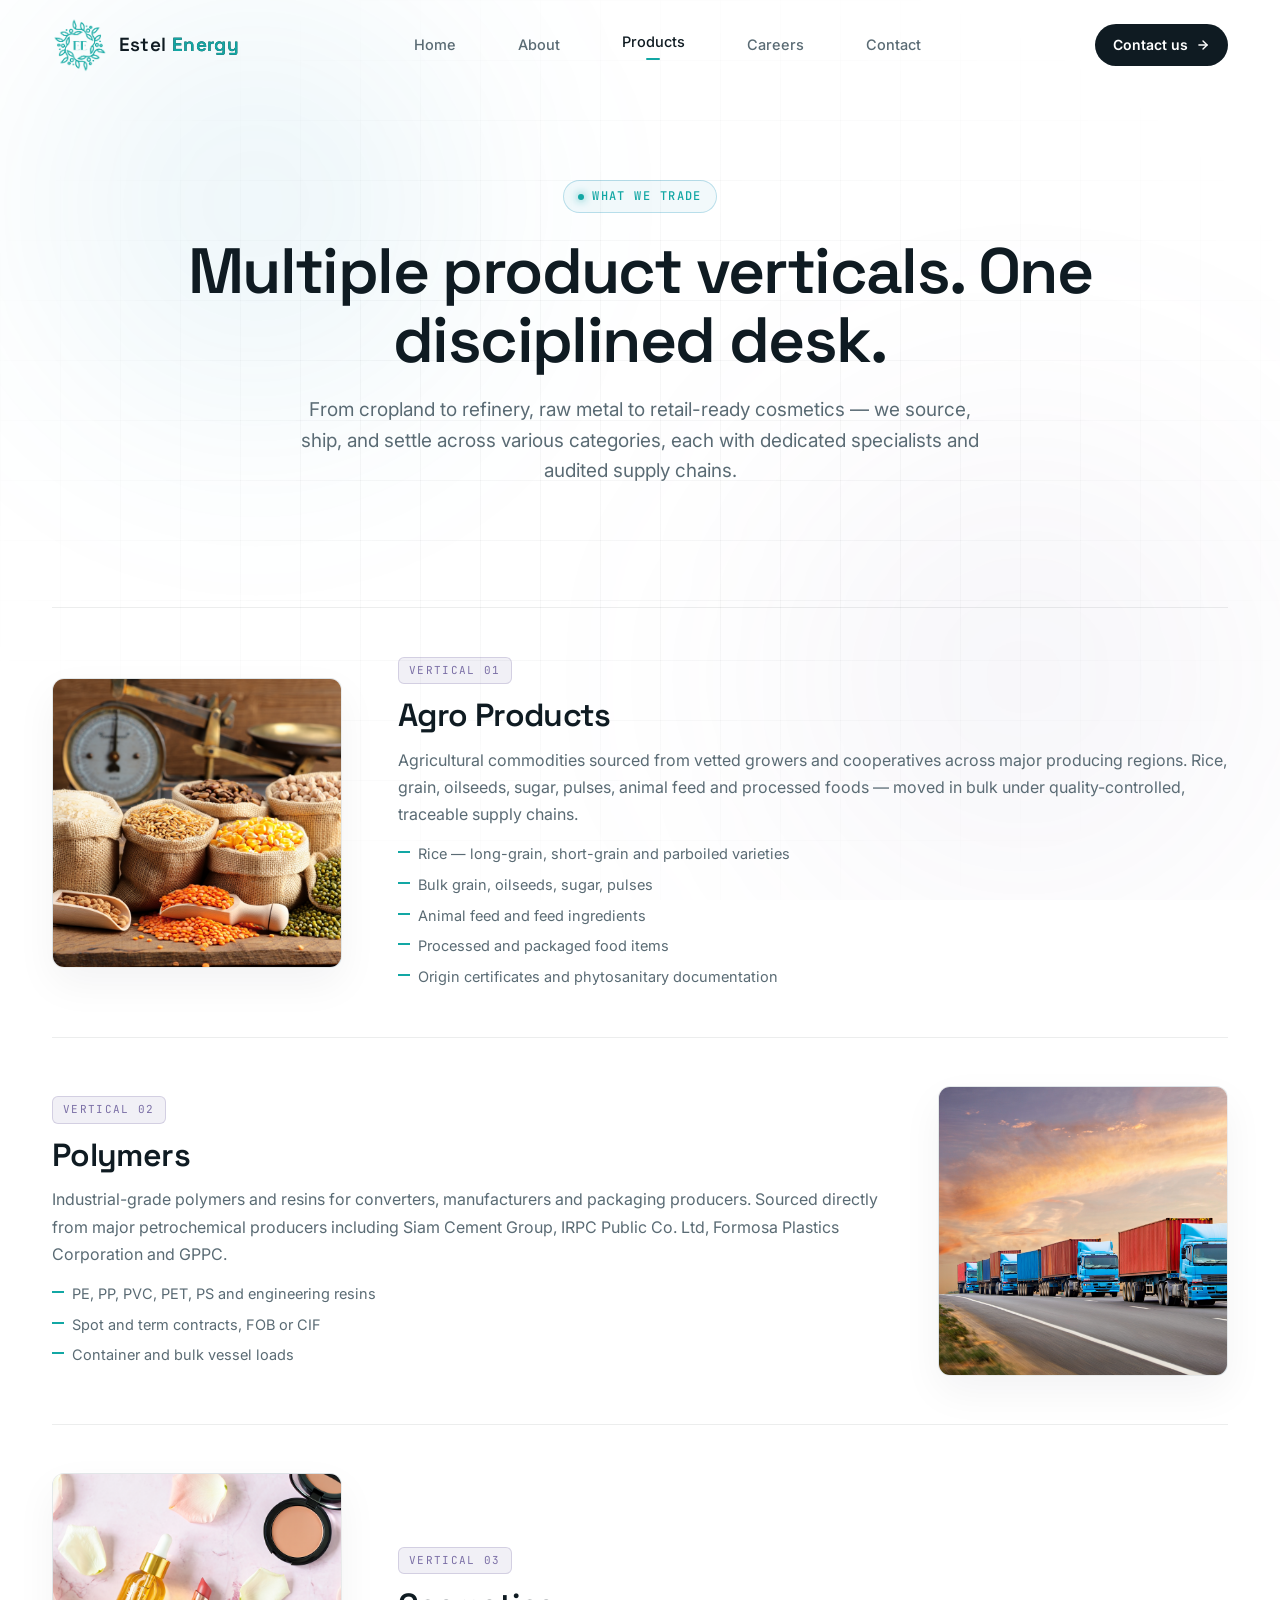
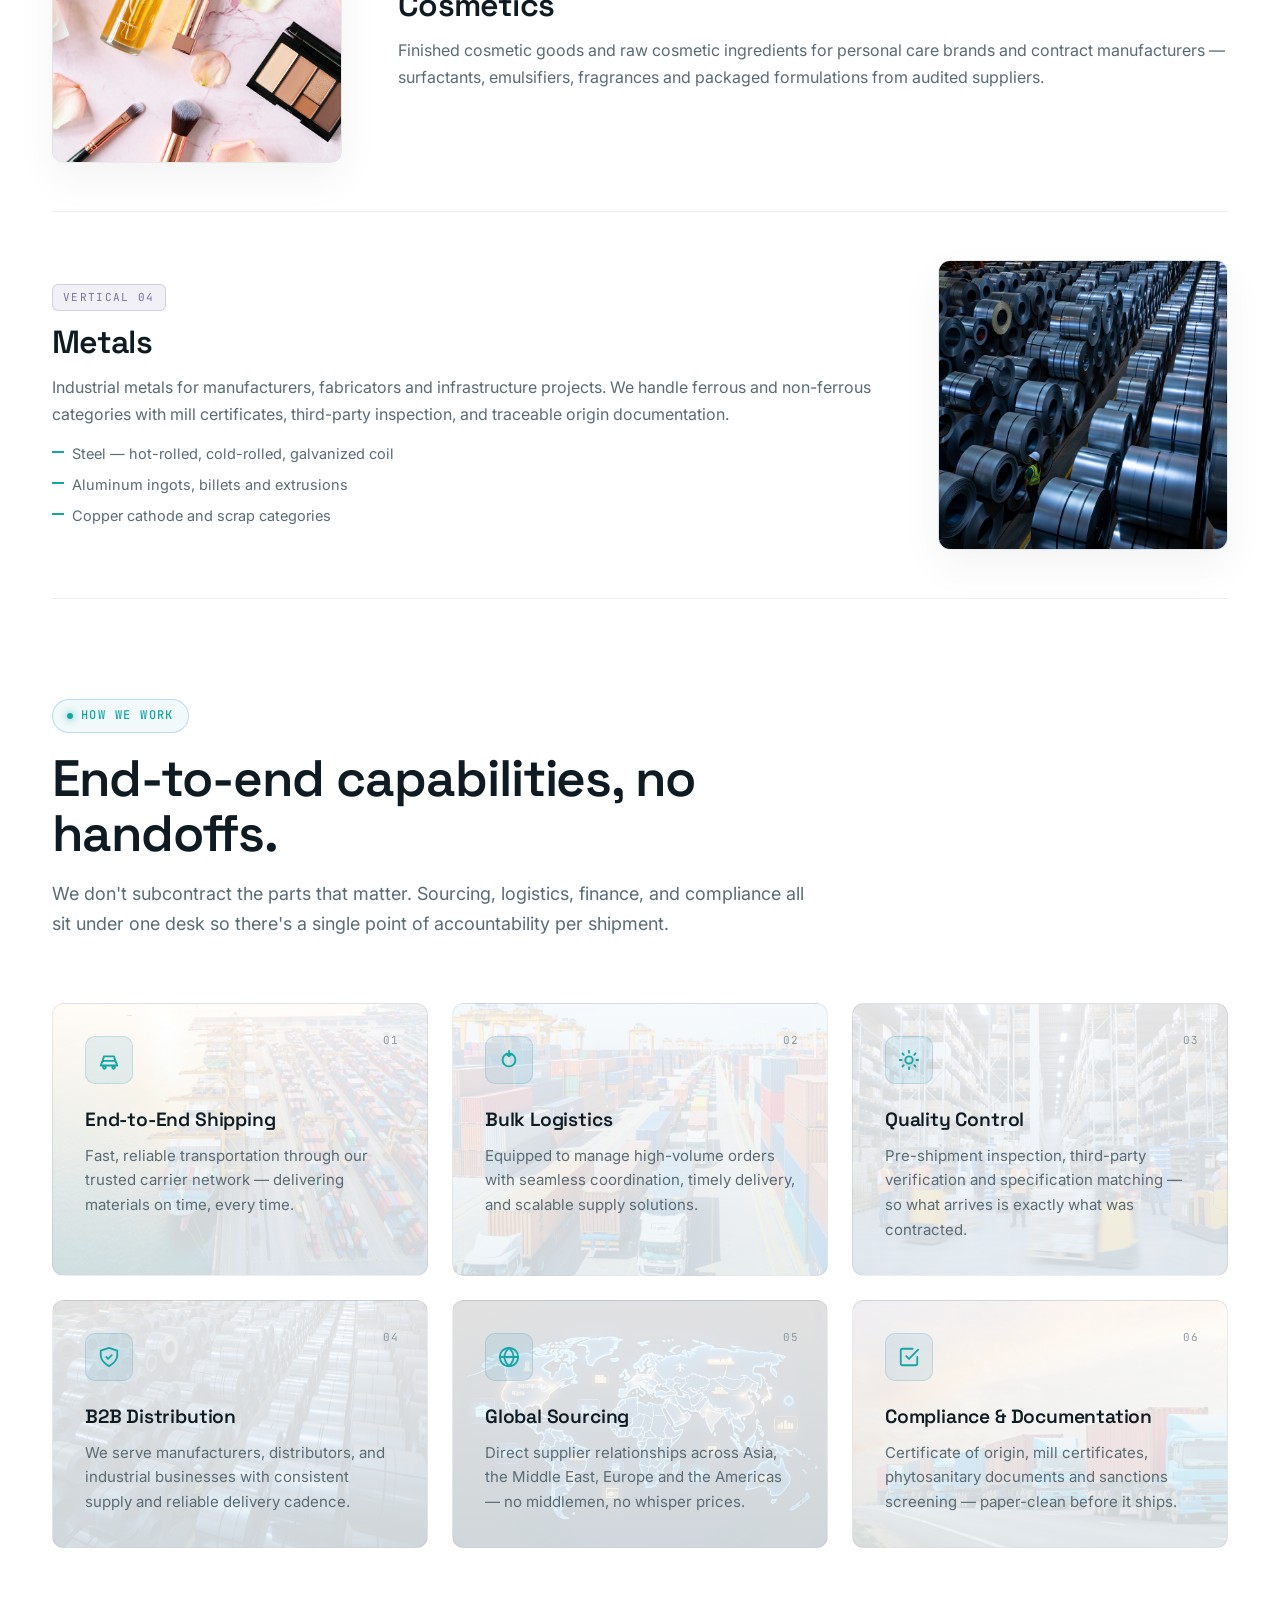
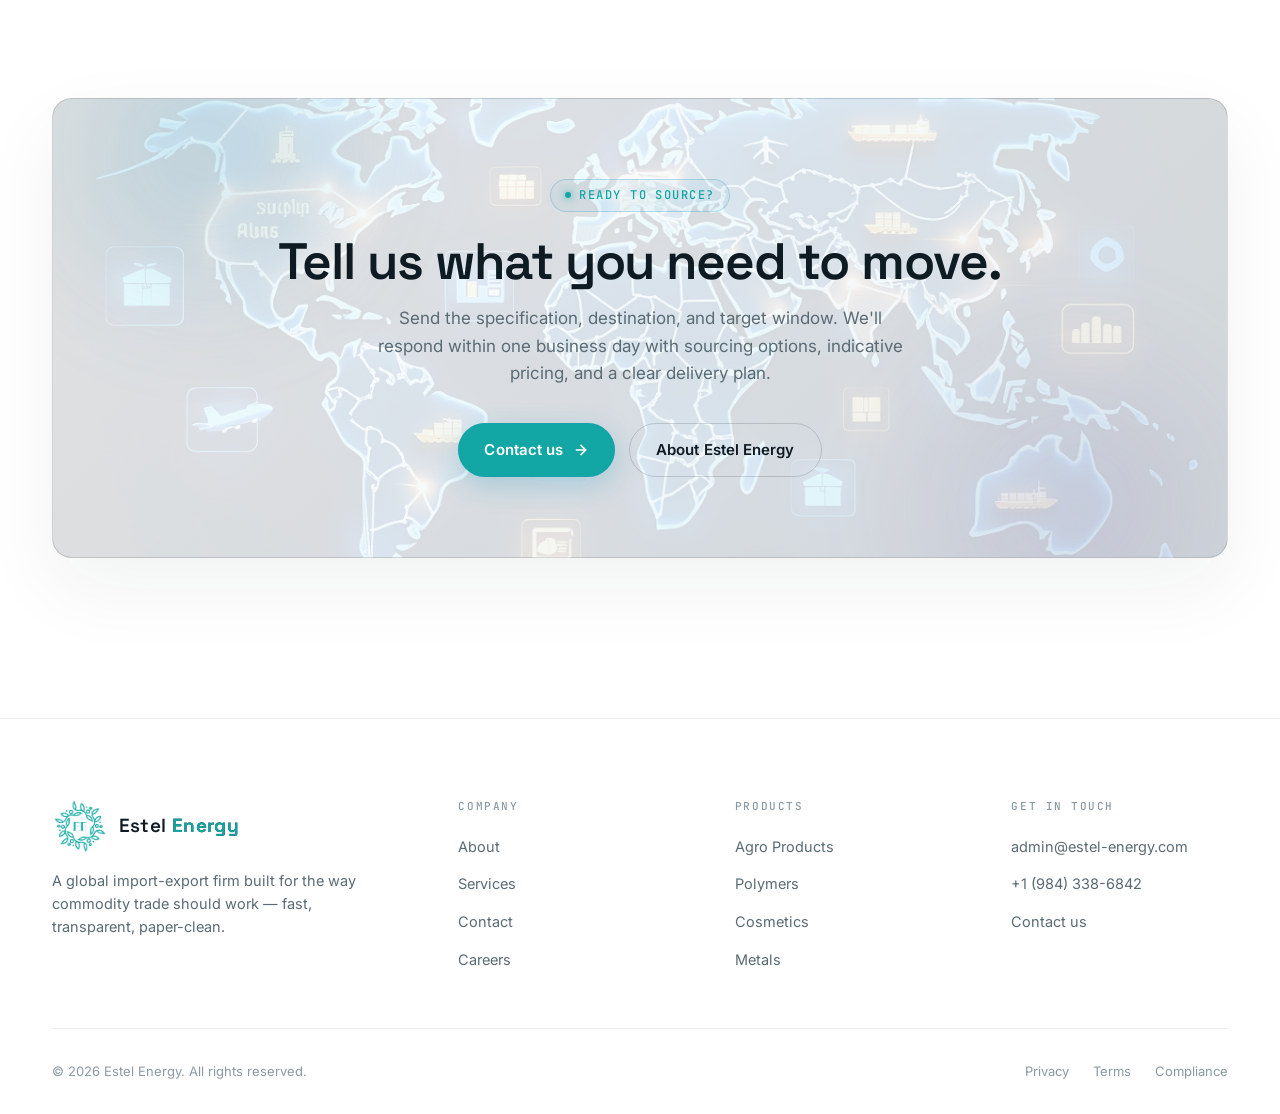
<file: services.html>
<!DOCTYPE html>
<html lang="en">
<head>
  <meta charset="UTF-8">
  <meta name="viewport" content="width=device-width, initial-scale=1.0">
  <title>Services — Estel Energy</title>
  <meta name="description" content="Estel Energy trades across various verticals — Agro Products, Polymers, Cosmetics, and Metals — backed by end-to-end shipping, bulk logistics, and B2B distribution.">
  <link rel="preconnect" href="https://fonts.googleapis.com">
  <link rel="preconnect" href="https://fonts.gstatic.com" crossorigin>
  <link href="https://fonts.googleapis.com/css2?family=Inter:wght@400;500;600;700&family=Space+Grotesk:wght@400;500;600;700&family=JetBrains+Mono:wght@400;500&display=swap" rel="stylesheet">
  <link rel="stylesheet" href="styles.css">
  <link rel="icon" type="image/png" href="./estellogo.png">

  <!-- Page-scoped tweaks for compact product splits -->
  <style>
    .product-split {
      display: grid;
      grid-template-columns: minmax(180px, var(--img-w, 290px)) 1fr;
      gap: 56px;
      align-items: center;
      padding: 48px 0;
      border-top: 1px solid var(--border);
    }
    .product-split:last-of-type { border-bottom: 1px solid var(--border); }
    .product-split.reverse {
      grid-template-columns: 1fr minmax(180px, var(--img-w, 290px));
    }
    .product-split.reverse > :first-child { order: 2; }
    .product-img {
      aspect-ratio: 1 / 1;
      border-radius: var(--radius);
      background: linear-gradient(135deg, var(--surface), var(--bg-2));
      border: 1px solid var(--border);
      box-shadow: 0 16px 40px rgba(15, 27, 34, 0.05);
      overflow: hidden;
      display: grid;
      place-items: center;
    }
    .product-img img { width: 100%; height: 100%; object-fit: cover; }
    .product-tag {
      display: inline-block;
      font-family: var(--font-mono);
      font-size: 11px;
      letter-spacing: 0.12em;
      text-transform: uppercase;
      color: var(--accent-2);
      background: rgba(123, 111, 166, 0.10);
      border: 1px solid rgba(123, 111, 166, 0.25);
      padding: 4px 10px;
      border-radius: 6px;
      margin-bottom: 14px;
    }
    .product-name {
      font-family: var(--font-display);
      font-size: clamp(1.6rem, 3vw, 2rem);
      font-weight: 600;
      letter-spacing: -0.02em;
      margin-bottom: 14px;
    }
    .product-desc {
      color: var(--text-muted);
      font-size: 16px;
      line-height: 1.7;
    }
    .product-desc ul {
      margin-top: 14px;
      list-style: none;
      display: grid;
      gap: 6px;
    }
    .product-desc li {
      position: relative;
      padding-left: 20px;
      font-size: 14.5px;
    }
    .product-desc li::before {
      content: '';
      position: absolute;
      left: 0; top: 9px;
      width: 12px; height: 2px;
      background: var(--accent);
    }
    @media (max-width: 880px) {
      .product-split,
      .product-split.reverse { grid-template-columns: 1fr; gap: 28px; padding: 36px 0; }
      .product-split.reverse > :first-child { order: 0; }
      .product-img { max-width: 420px; margin: 0 auto; width: 100%; }
    }
  </style>
</head>
<body>
  <div class="ambient-bg"></div>
  <div class="grid-overlay"></div>

  <!-- NAV -->
  <nav class="nav">
    <div class="container nav-inner">
      <a href="index.html" class="brand">
        <img src="./estellogo.png" alt="Estel Energy logo" class="brand-logo">
        <span class="brand-name">Estel <span>Energy</span></span>
      </a>
      <ul class="nav-links">
        <li><a href="index.html">Home</a></li>
        <li><a href="about.html">About</a></li>
        <li><a href="services.html" class="active">Products</a></li>
        <li><a href="careers.html">Careers</a></li>
        <li><a href="contact.html">Contact</a></li>
      </ul>
      <a href="contact.html" class="nav-cta">
        Contact us
        <svg width="14" height="14" viewBox="0 0 24 24" fill="none" stroke="currentColor" stroke-width="2.4" stroke-linecap="round" stroke-linejoin="round"><line x1="5" y1="12" x2="19" y2="12"/><polyline points="12 5 19 12 12 19"/></svg>
      </a>
      <button class="menu-toggle" aria-label="Menu"><span></span></button>
    </div>
  </nav>

  <!-- PAGE HEADER -->
  <section class="page-header">
    <div class="container">
      <div class="reveal">
        <span class="eyebrow">What we trade</span>
      </div>
      <h1 class="reveal" data-delay="1">Multiple product verticals. One disciplined desk.</h1>
      <p class="reveal" data-delay="2">From cropland to refinery, raw metal to retail-ready cosmetics — we source, ship, and settle across various categories, each with dedicated specialists and audited supply chains.</p>
    </div>
  </section>

  <!-- PRODUCTS -->
  <section class="section" style="padding-top: 40px;">
    <div class="container">

      <!-- Agro -->
      <div class="product-split reveal">
        <div class="product-img">
          <img src="./agroproducts.png" alt="Agricultural products"
               onerror="this.style.display='none'; this.parentElement.innerHTML='<div style=&quot;padding:24px;color:var(--text-dim);font-family:var(--font-mono);font-size:12px;letter-spacing:0.1em;text-transform:uppercase;text-align:center&quot;>Agro Products<br>image</div>'">
        </div>
        <div>
          <span class="product-tag">Vertical 01</span>
          <h2 class="product-name">Agro Products</h2>
          <p class="product-desc">Agricultural commodities sourced from vetted growers and cooperatives across major producing regions. Rice, grain, oilseeds, sugar, pulses, animal feed and processed foods — moved in bulk under quality-controlled, traceable supply chains.</p>
          <div class="product-desc">
            <ul>
              <li>Rice — long-grain, short-grain and parboiled varieties</li>
              <li>Bulk grain, oilseeds, sugar, pulses</li>
              <li>Animal feed and feed ingredients</li>
              <li>Processed and packaged food items</li>
              <li>Origin certificates and phytosanitary documentation</li>
            </ul>
          </div>
        </div>
      </div>

      <!-- Polymers -->
      <div class="product-split reverse reveal" data-delay="1">
        <div class="product-img">
          <img src="./shippingone.png" alt="Polymers and plastics"
               onerror="this.style.display='none'; this.parentElement.innerHTML='<div style=&quot;padding:24px;color:var(--text-dim);font-family:var(--font-mono);font-size:12px;letter-spacing:0.1em;text-transform:uppercase;text-align:center&quot;>Polymers<br>image</div>'">
        </div>
        <div>
          <span class="product-tag">Vertical 02</span>
          <h2 class="product-name">Polymers</h2>
          <p class="product-desc">Industrial-grade polymers and resins for converters, manufacturers and packaging producers. Sourced directly from major petrochemical producers including Siam Cement Group, IRPC Public Co. Ltd, Formosa Plastics Corporation and GPPC.</p>
          <div class="product-desc">
            <ul>
              <li>PE, PP, PVC, PET, PS and engineering resins</li>
              <li>Spot and term contracts, FOB or CIF</li>
              <li>Container and bulk vessel loads</li>
            </ul>
          </div>
        </div>
      </div>

      <!-- Cosmetics -->
      <div class="product-split reveal" data-delay="2">
        <div class="product-img">
          <img src="./cosmeticsone.png" alt="Cosmetics raw materials and finished goods"
               onerror="this.style.display='none'; this.parentElement.innerHTML='<div style=&quot;padding:24px;color:var(--text-dim);font-family:var(--font-mono);font-size:12px;letter-spacing:0.1em;text-transform:uppercase;text-align:center&quot;>Cosmetics<br>image</div>'">
        </div>
        <div>
          <span class="product-tag">Vertical 03</span>
          <h2 class="product-name">Cosmetics</h2>
          <p class="product-desc">Finished cosmetic goods and raw cosmetic ingredients for personal care brands and contract manufacturers — surfactants, emulsifiers, fragrances and packaged formulations from audited suppliers.</p>
        </div>
      </div>

      <!-- Metals -->
      <div class="product-split reverse reveal" data-delay="3">
        <div class="product-img">
          <img src="./metalsone.png" alt="Industrial metals"
               onerror="this.style.display='none'; this.parentElement.innerHTML='<div style=&quot;padding:24px;color:var(--text-dim);font-family:var(--font-mono);font-size:12px;letter-spacing:0.1em;text-transform:uppercase;text-align:center&quot;>Metals<br>image</div>'">
        </div>
        <div>
          <span class="product-tag">Vertical 04</span>
          <h2 class="product-name">Metals</h2>
          <p class="product-desc">Industrial metals for manufacturers, fabricators and infrastructure projects. We handle ferrous and non-ferrous categories with mill certificates, third-party inspection, and traceable origin documentation.</p>
          <div class="product-desc">
            <ul>
              <li>Steel — hot-rolled, cold-rolled, galvanized coil</li>
              <li>Aluminum ingots, billets and extrusions</li>
              <li>Copper cathode and scrap categories</li>
            </ul>
          </div>
        </div>
      </div>

    </div>
  </section>

  <!-- CAPABILITIES -->
  <section class="section">
    <div class="container">
      <div class="section-head reveal">
        <span class="eyebrow">How we work</span>
        <h2>End-to-end capabilities, no handoffs.</h2>
        <p>We don't subcontract the parts that matter. Sourcing, logistics, finance, and compliance all sit under one desk so there's a single point of accountability per shipment.</p>
      </div>

      <div class="grid grid-3">
        <div class="card reveal" style="background: linear-gradient(180deg, rgba(255, 255, 255, 0.88) 0%, rgba(236, 243, 247, 0.88) 100%), url('./shipping.png') center / cover no-repeat;">
          <span class="card-num">01</span>
          <div class="card-icon">
            <svg viewBox="0 0 24 24" fill="none" stroke="currentColor" stroke-width="2" stroke-linecap="round" stroke-linejoin="round"><path d="M3 18h18l-2-5H5l-2 5z"/><path d="M5 13l1.5-5h11L19 13"/><circle cx="7" cy="20" r="1.5"/><circle cx="17" cy="20" r="1.5"/></svg>
          </div>
          <h3 class="card-title">End-to-End Shipping</h3>
          <p class="card-body">Fast, reliable transportation through our trusted carrier network — delivering materials on time, every time.</p>
        </div>

        <div class="card reveal" data-delay="1" style="background: linear-gradient(180deg, rgba(255, 255, 255, 0.88) 0%, rgba(236, 243, 247, 0.88) 100%), url('./shippingtwo.png') center / cover no-repeat;">
          <span class="card-num">02</span>
          <div class="card-icon">
            <svg viewBox="0 0 24 24" fill="none" stroke="currentColor" stroke-width="2" stroke-linecap="round" stroke-linejoin="round"><path d="M12 2v6m0 0l-3-3m3 3l3-3"/><path d="M5 12a7 7 0 1014 0 7 7 0 00-14 0z"/></svg>
          </div>
          <h3 class="card-title">Bulk Logistics</h3>
          <p class="card-body">Equipped to manage high-volume orders with seamless coordination, timely delivery, and scalable supply solutions.</p>
        </div>

        <div class="card reveal" data-delay="2" style="background: linear-gradient(180deg, rgba(255, 255, 255, 0.88) 0%, rgba(236, 243, 247, 0.88) 100%), url('./operations.png') center / cover no-repeat;">
          <span class="card-num">03</span>
          <div class="card-icon">
            <svg viewBox="0 0 24 24" fill="none" stroke="currentColor" stroke-width="2" stroke-linecap="round" stroke-linejoin="round"><circle cx="12" cy="12" r="4"/><path d="M12 2v2m0 16v2M2 12h2m16 0h2M4.93 4.93l1.41 1.41m11.32 11.32l1.41 1.41M4.93 19.07l1.41-1.41m11.32-11.32l1.41-1.41"/></svg>
          </div>
          <h3 class="card-title">Quality Control</h3>
          <p class="card-body">Pre-shipment inspection, third-party verification and specification matching — so what arrives is exactly what was contracted.</p>
        </div>

        <div class="card reveal" style="background: linear-gradient(180deg, rgba(255, 255, 255, 0.88) 0%, rgba(236, 243, 247, 0.88) 100%), url('./metalsone.png') center / cover no-repeat;">
          <span class="card-num">04</span>
          <div class="card-icon">
            <svg viewBox="0 0 24 24" fill="none" stroke="currentColor" stroke-width="2" stroke-linecap="round" stroke-linejoin="round"><path d="M12 22c5-3 9-7 9-12V5l-9-3-9 3v5c0 5 4 9 9 12z"/><path d="M9 12l2 2 4-4"/></svg>
          </div>
          <h3 class="card-title">B2B Distribution</h3>
          <p class="card-body">We serve manufacturers, distributors, and industrial businesses with consistent supply and reliable delivery cadence.</p>
        </div>

        <div class="card reveal" data-delay="1" style="background: linear-gradient(180deg, rgba(255, 255, 255, 0.88) 0%, rgba(236, 243, 247, 0.88) 100%), url('./network.png') center / cover no-repeat;">
          <span class="card-num">05</span>
          <div class="card-icon">
            <svg viewBox="0 0 24 24" fill="none" stroke="currentColor" stroke-width="2" stroke-linecap="round" stroke-linejoin="round"><path d="M2 12h20M2 12c0-5 4-10 10-10s10 5 10 10-4 10-10 10S2 17 2 12z"/><path d="M12 2c3 3 5 6 5 10s-2 7-5 10c-3-3-5-6-5-10s2-7 5-10z"/></svg>
          </div>
          <h3 class="card-title">Global Sourcing</h3>
          <p class="card-body">Direct supplier relationships across Asia, the Middle East, Europe and the Americas — no middlemen, no whisper prices.</p>
        </div>

        <div class="card reveal" data-delay="2" style="background: linear-gradient(180deg, rgba(255, 255, 255, 0.88) 0%, rgba(236, 243, 247, 0.88) 100%), url('./shippingone.png') center / cover no-repeat;">
          <span class="card-num">06</span>
          <div class="card-icon">
            <svg viewBox="0 0 24 24" fill="none" stroke="currentColor" stroke-width="2" stroke-linecap="round" stroke-linejoin="round"><path d="M9 11l3 3L22 4"/><path d="M21 12v7a2 2 0 01-2 2H5a2 2 0 01-2-2V5a2 2 0 012-2h11"/></svg>
          </div>
          <h3 class="card-title">Compliance &amp; Documentation</h3>
          <p class="card-body">Certificate of origin, mill certificates, phytosanitary documents and sanctions screening — paper-clean before it ships.</p>
        </div>
      </div>
    </div>
  </section>

  <!-- CTA -->
  <section class="cta-band">
    <div class="container">
      <div class="cta-card reveal">
        <span class="eyebrow" style="margin-bottom: 22px;">Ready to source?</span>
        <h2>Tell us what you need to move.</h2>
        <p>Send the specification, destination, and target window. We'll respond within one business day with sourcing options, indicative pricing, and a clear delivery plan.</p>
        <div class="btn-group">
          <a href="contact.html" class="btn btn-primary">
            Contact us
            <svg class="btn-arrow" width="16" height="16" viewBox="0 0 24 24" fill="none" stroke="currentColor" stroke-width="2.4" stroke-linecap="round" stroke-linejoin="round"><line x1="5" y1="12" x2="19" y2="12"/><polyline points="12 5 19 12 12 19"/></svg>
          </a>
          <a href="about.html" class="btn btn-ghost">About Estel Energy</a>
        </div>
      </div>
    </div>
  </section>

  <!-- FOOTER -->
  <footer class="footer">
    <div class="container">
      <div class="footer-grid">
        <div class="footer-brand">
          <div class="brand">
            <img src="./estellogo.png" alt="Estel Energy logo" class="brand-logo">
            <span class="brand-name">Estel <span>Energy</span></span>
          </div>
          <p class="footer-tag">A global import-export firm built for the way commodity trade should work — fast, transparent, paper-clean.</p>
        </div>
        <div>
          <h4>Company</h4>
          <ul>
            <li><a href="about.html">About</a></li>
            <li><a href="services.html">Services</a></li>
            <li><a href="contact.html">Contact</a></li>
            <li><a href="careers.html">Careers</a></li>
          </ul>
        </div>
        <div>
          <h4>Products</h4>
          <ul>
            <li><a href="services.html">Agro Products</a></li>
            <li><a href="services.html">Polymers</a></li>
            <li><a href="services.html">Cosmetics</a></li>
            <li><a href="services.html">Metals</a></li>
          </ul>
        </div>
        <div>
          <h4>Get in touch</h4>
          <ul>
            <li><a href="mailto:admin@estel-energy.com">admin@estel-energy.com</a></li>
            <li><a href="tel:+19843386842">+1 (984) 338-6842</a></li>
            <li><a href="contact.html">Contact us</a></li>
          </ul>
        </div>
      </div>
      <div class="footer-bottom">
        <span>© <span id="year">2026</span> Estel Energy. All rights reserved.</span>
        <div class="footer-bottom-links">
          <a href="#">Privacy</a>
          <a href="#">Terms</a>
          <a href="#">Compliance</a>
        </div>
      </div>
    </div>
  </footer>

  <script src="script.js"></script>
</body>
</html>
</file>
<file: styles.css>
/* ============================================
   ESTEL ENERGY — Global Energy Trade
   Design system & shared styles
   ============================================ */

:root {
  /* Palette — white canvas, brand teal + low-energy dusty purple */
  --bg-0: #FFFFFF;
  --bg-1: #FAFBFC;
  --bg-2: #ECF3F7;          /* light teal wash */
  --surface: #FFFFFF;
  --surface-2: #F4F8FB;
  --border: rgba(15, 27, 34, 0.08);
  --border-strong: rgba(15, 27, 34, 0.16);

  --text: #0F1B22;          /* near-black with teal undertone */
  --text-muted: #5A6B74;    /* readable slate */
  --text-dim: #8A9AA3;      /* dim slate */

  --accent: #12A7A4;        /* brand teal — rgba(37, 150, 190, 1) */
  --accent-deep: #1B7596;   /* darker teal for hovers */
  --accent-2: #7B6FA6;      /* dusty muted purple — adult, not childish */
  --accent-glow: rgba(37, 150, 190, 0.28);
  --energy: #12A7A4;        /* desaturated signal green */
  --danger: #D14848;        /* desaturated alert red */

  /* Type */
  --font-display: 'Space Grotesk', 'Inter', system-ui, -apple-system, sans-serif;
  --font-body: 'Inter', system-ui, -apple-system, sans-serif;
  --font-mono: 'JetBrains Mono', ui-monospace, SFMono-Regular, Menlo, monospace;

  /* Layout */
  --container: 1240px;
  --radius-sm: 6px;
  --radius: 12px;
  --radius-lg: 20px;

  /* Transitions */
  --ease: cubic-bezier(0.16, 1, 0.3, 1);
  --t-fast: 180ms var(--ease);
  --t: 320ms var(--ease);
  --t-slow: 600ms var(--ease);
}

* { box-sizing: border-box; margin: 0; padding: 0; }

html { scroll-behavior: smooth; -webkit-text-size-adjust: 100%; }

body {
  font-family: var(--font-body);
  background: var(--bg-0);
  color: var(--text);
  line-height: 1.6;
  font-size: 16px;
  -webkit-font-smoothing: antialiased;
  -moz-osx-font-smoothing: grayscale;
  overflow-x: hidden;
  min-height: 100vh;
}

img { max-width: 100%; display: block; }
a { color: inherit; text-decoration: none; transition: color var(--t-fast); }
button { font: inherit; cursor: pointer; border: none; background: none; color: inherit; }

::selection { background: var(--accent); color: #FFFFFF; }

/* ============================================
   Background ambient effects
   ============================================ */
.ambient-bg {
  position: fixed;
  inset: 0;
  z-index: -1;
  overflow: hidden;
  background: var(--bg-0);
}
.ambient-bg::before {
  content: '';
  position: absolute;
  top: -20%;
  left: -10%;
  width: 60vw;
  height: 60vw;
  background: radial-gradient(circle, rgba(37, 150, 190, 0.10) 0%, transparent 60%);
  filter: blur(80px);
  animation: drift1 22s ease-in-out infinite alternate;
}
.ambient-bg::after {
  content: '';
  position: absolute;
  bottom: -25%;
  right: -15%;
  width: 70vw;
  height: 70vw;
  background: radial-gradient(circle, rgba(123, 111, 166, 0.08) 0%, transparent 60%);
  filter: blur(100px);
  animation: drift2 28s ease-in-out infinite alternate;
}
.grid-overlay {
  position: fixed;
  inset: 0;
  z-index: -1;
  background-image:
    linear-gradient(rgba(15, 27, 34, 0.035) 1px, transparent 1px),
    linear-gradient(90deg, rgba(15, 27, 34, 0.035) 1px, transparent 1px);
  background-size: 60px 60px;
  mask-image: radial-gradient(ellipse at center, black 30%, transparent 80%);
  pointer-events: none;
}

@keyframes drift1 {
  0% { transform: translate(0, 0); }
  100% { transform: translate(8vw, 6vh); }
}
@keyframes drift2 {
  0% { transform: translate(0, 0); }
  100% { transform: translate(-6vw, -4vh); }
}

/* ============================================
   Layout container
   ============================================ */
.container {
  max-width: var(--container);
  margin: 0 auto;
  padding: 0 32px;
}
@media (max-width: 720px) { .container { padding: 0 20px; } }

/* ============================================
   Navigation
   ============================================ */
.nav {
  position: fixed;
  top: 0;
  left: 0;
  right: 0;
  z-index: 100;
  padding: 18px 0;
  transition: background var(--t), backdrop-filter var(--t), border-color var(--t);
  border-bottom: 1px solid transparent;
}
.nav.scrolled {
  background: rgba(255, 255, 255, 0.85);
  backdrop-filter: saturate(180%) blur(20px);
  -webkit-backdrop-filter: saturate(180%) blur(20px);
  border-bottom-color: var(--border);
}
.nav-inner {
  display: flex;
  align-items: center;
  justify-content: space-between;
  gap: 24px;
}
.brand {
  display: flex;
  align-items: center;
  gap: 12px;
  font-family: var(--font-display);
  font-weight: 600;
  letter-spacing: -0.01em;
  font-size: 19px;
}

.brand-logo {
  height: 54px;
  width: auto;
  display: block;
}

.brand-mark {
  width: 34px;
  height: 34px;
  border-radius: 8px;
  background: linear-gradient(135deg, var(--accent) 0%, var(--accent-deep) 100%);
  display: grid;
  place-items: center;
  box-shadow: 0 0 24px var(--accent-glow);
  position: relative;
  overflow: hidden;
}
/* Shimmer animation REMOVED from .brand-mark — now lives on .brand-name */
.brand-mark svg { width: 18px; height: 18px; position: relative; z-index: 1; }

.brand-name {
  letter-spacing: 0.02em;
  background-image: linear-gradient(
    100deg,
    var(--text) 0%,
    var(--text) 42%,
    var(--accent) 50%,
    var(--text) 58%,
    var(--text) 100%
  );
  background-size: 220% 100%;
  background-position: 150% 0;
  -webkit-background-clip: text;
  background-clip: text;
  -webkit-text-fill-color: transparent;
  color: transparent;
  animation: shine 4s ease-in-out infinite;
}
.brand-name > span {
  -webkit-text-fill-color: var(--accent);
  color: var(--accent);
  background: none;
}
@keyframes shine {
  0%, 100% { background-position: 150% 0; }
  50% { background-position: -50% 0; }
}

.nav-links {
  display: flex;
  align-items: center;
  gap: 50px;
  list-style: none;
}
.nav-links a {
  display: inline-block;
  white-space: nowrap;
  padding: 4px 6px;
  font-size: 14.5px;
  font-weight: 500;
  color: var(--text-muted);
  border-radius: 5px;
  transition: color var(--t-fast), background var(--t-fast);
}
.nav-links a:hover { color: var(--text); background: rgba(15, 27, 34, 0.04); }
.nav-links a.active { color: var(--text); }
.nav-links a.active::after {
  content: '';
  display: block;
  margin: 4px auto 0;
  width: 14px;
  height: 2px;
  border-radius: 2px;
  background: var(--accent);
}

.nav-cta {
  display: inline-flex;
  align-items: center;
  gap: 8px;
  padding: 10px 18px;
  background: var(--text);
  color: #FFFFFF;
  border-radius: 999px;
  font-size: 14px;
  font-weight: 600;
  transition: transform var(--t-fast), box-shadow var(--t-fast);
}
.nav-cta:hover {
  transform: translateY(-1px);
  box-shadow: 0 8px 24px rgba(15, 27, 34, 0.18);
}

.menu-toggle {
  display: none;
  width: 40px;
  height: 40px;
  border-radius: 8px;
  align-items: center;
  justify-content: center;
}
.menu-toggle span {
  display: block;
  width: 18px;
  height: 2px;
  background: var(--text);
  position: relative;
}
.menu-toggle span::before,
.menu-toggle span::after {
  content: '';
  position: absolute;
  left: 0;
  width: 18px;
  height: 2px;
  background: var(--text);
}
.menu-toggle span::before { top: -6px; }
.menu-toggle span::after { top: 6px; }

@media (max-width: 880px) {
  .menu-toggle { display: flex; }
  .nav-links {
    position: fixed;
    inset: 64px 0 auto 0;
    flex-direction: column;
    background: rgba(255, 255, 255, 0.97);
    backdrop-filter: blur(20px);
    border-bottom: 1px solid var(--border);
    padding: 24px;
    gap: 4px;
    transform: translate(0, calc(-100% - 80px));
    transition: transform var(--t);
  }
  .nav-links.open { transform: translate(0, 0); }
  .nav-links a { padding: 14px 16px; width: 100%; }
  .nav-cta { display: none; }
}

/* ============================================
   Buttons
   ============================================ */
.btn {
  display: inline-flex;
  align-items: center;
  gap: 10px;
  padding: 14px 26px;
  font-size: 15px;
  font-weight: 600;
  border-radius: 999px;
  transition: transform var(--t-fast), box-shadow var(--t-fast), background var(--t-fast), color var(--t-fast);
  white-space: nowrap;
  letter-spacing: 0.005em;
  cursor: pointer;
}
.btn-primary {
  background: var(--accent);
  color: #FFFFFF;
  box-shadow: 0 8px 28px rgba(37, 150, 190, 0.28), 0 0 0 1px rgba(37, 150, 190, 0.4) inset;
}
.btn-primary:hover {
  transform: translateY(-2px);
  background: var(--accent-deep);
  box-shadow: 0 14px 36px rgba(37, 150, 190, 0.4), 0 0 0 1px rgba(37, 150, 190, 0.55) inset;
}
.btn-ghost {
  background: transparent;
  color: var(--text);
  border: 1px solid var(--border-strong);
}
.btn-ghost:hover {
  background: rgba(15, 27, 34, 0.04);
  border-color: rgba(15, 27, 34, 0.28);
  transform: translateY(-2px);
}
.btn-arrow { transition: transform var(--t-fast); }
.btn:hover .btn-arrow { transform: translateX(3px); }

/* ============================================
   Section primitives
   ============================================ */
section { position: relative; }
.section { padding: 50px 0; }
.section-sm { padding: 80px 0; }
@media (max-width: 720px) {
  .section { padding: 80px 0; }
  .section-sm { padding: 60px 0; }
}

.eyebrow {
  display: inline-flex;
  align-items: center;
  gap: 8px;
  font-family: var(--font-mono);
  font-size: 12px;
  font-weight: 500;
  letter-spacing: 0.12em;
  text-transform: uppercase;
  color: var(--accent);
  padding: 6px 14px;
  border: 1px solid rgba(37, 150, 190, 0.28);
  border-radius: 999px;
  background: rgba(37, 150, 190, 0.06);
}
.eyebrow::before {
  content: '';
  width: 6px;
  height: 6px;
  border-radius: 50%;
  background: var(--accent);
  box-shadow: 0 0 8px var(--accent);
}

h1, h2, h3, h4 {
  font-family: var(--font-display);
  font-weight: 600;
  letter-spacing: -0.025em;
  line-height: 1.08;
  color: var(--text);
}
h1 { font-size: clamp(2.5rem, 6vw, 4.75rem); }
h2 { font-size: clamp(2rem, 4vw, 3.25rem); letter-spacing: -0.02em; }
h3 { font-size: clamp(1.25rem, 2vw, 1.5rem); letter-spacing: -0.01em; line-height: 1.25; }
h4 { font-size: 1.05rem; line-height: 1.35; }

.text-accent { color: var(--accent); }
.text-gold { color: var(--accent-2); }
.text-muted { color: var(--text-muted); }
.text-dim { color: var(--text-dim); }

.section-head { max-width: 760px; margin-bottom: 64px; }
.section-head .eyebrow { margin-bottom: 18px; }
.section-head h2 { margin-bottom: 18px; }
.section-head p { color: var(--text-muted); font-size: 18px; line-height: 1.65; }

/* ============================================
   Hero
   ============================================ */
.hero {
  padding: 150px 0 50px;
  position: relative;
  overflow: hidden;
}
.hero-inner {
  display: grid;
  grid-template-columns: 1.15fr 1fr;
  gap: 80px;
  align-items: center;
}
@media (max-width: 980px) {
  .hero-inner { grid-template-columns: 1fr; gap: 60px; }
  .hero { padding: 140px 0 80px; }
}

.hero-eyebrow { margin-bottom: 28px; }
.hero h1 {
  margin-bottom: 28px;
}
.hero h1 .grad {
  background: linear-gradient(120deg, var(--accent) 0%, var(--accent-deep) 45%, var(--accent-2) 100%);
  -webkit-background-clip: text;
  background-clip: text;
  -webkit-text-fill-color: transparent;
  display: inline-block;
}
.hero-sub {
  font-size: 19px;
  color: var(--text-muted);
  max-width: 560px;
  margin-bottom: 40px;
  line-height: 1.6;
}
.hero-ctas { display: flex; gap: 14px; flex-wrap: wrap; margin-bottom: 56px; }

.hero-meta {
  display: grid;
  grid-template-columns: repeat(3, 1fr);
  gap: 24px;
  padding-top: 36px;
  border-top: 1px solid var(--border);
}
.hero-meta-item .num {
  font-family: var(--font-display);
  font-size: clamp(1.8rem, 3vw, 2.4rem);
  font-weight: 600;
  color: var(--text);
  line-height: 1;
  letter-spacing: -0.02em;
}
.hero-meta-item .num span { color: var(--accent); }
.hero-meta-item .lbl {
  margin-top: 8px;
  font-size: 13px;
  color: var(--text-dim);
  text-transform: uppercase;
  letter-spacing: 0.08em;
}

/* Hero visual */
.hero-visual {
  position: relative;
  aspect-ratio: 1 / 1.05;
  border-radius: var(--radius-lg);
  background: linear-gradient(160deg, var(--surface) 0%, var(--bg-2) 100%);
  border: 1px solid var(--border);
  overflow: hidden;
  padding: 28px;
  display: flex;
  flex-direction: column;
  gap: 16px;
  box-shadow: 0 24px 60px rgba(15, 27, 34, 0.06);
}
@media (min-width: 981px) {
  .hero-visual { margin-top: -160px; }
}
.hero-visual::before {
  content: '';
  position: absolute;
  top: -1px;
  left: -1px;
  right: -1px;
  bottom: -1px;
  border-radius: var(--radius-lg);
  background: linear-gradient(135deg, rgba(37, 150, 190, 0.28), transparent 30%, transparent 70%, rgba(123, 111, 166, 0.18));
  z-index: -1;
}

.ticker-card {
  background: rgba(255, 255, 255, 0.7);
  border: 1px solid var(--border);
  border-radius: 12px;
  padding: 18px 20px;
  display: flex;
  align-items: center;
  justify-content: space-between;
  gap: 12px;
  backdrop-filter: blur(10px);
  transition: transform var(--t), border-color var(--t);
}
.ticker-card:hover {
  transform: translateY(-2px);
  border-color: rgba(37, 150, 190, 0.3);
}
.ticker-left { display: flex; align-items: center; gap: 14px; }
.ticker-dot {
  width: 36px; height: 36px;
  border-radius: 8px;
  background: rgba(37, 150, 190, 0.10);
  display: grid; place-items: center;
  color: var(--accent);
}
.ticker-name { font-weight: 600; font-size: 14.5px; }
.ticker-sub { font-size: 12px; color: var(--text-dim); font-family: var(--font-mono); }
.ticker-right { text-align: right; }
.ticker-price { font-family: var(--font-mono); font-size: 14.5px; font-weight: 500; }
.ticker-change { font-family: var(--font-mono); font-size: 12px; font-weight: 600; }
.ticker-change.up { color: var(--energy); }
.ticker-change.down { color: var(--danger); }

.live-tag {
  position: absolute;
  top: 20px;
  right: 20px;
  display: inline-flex;
  align-items: center;
  gap: 8px;
  background: rgba(255, 255, 255, 0.85);
  border: 1px solid var(--border);
  padding: 6px 10px;
  border-radius: 999px;
  font-family: var(--font-mono);
  font-size: 10.5px;
  text-transform: uppercase;
  letter-spacing: 0.1em;
  color: var(--text-muted);
  backdrop-filter: blur(8px);
}
.live-tag::before {
  content: '';
  width: 6px; height: 6px;
  border-radius: 50%;
  background: var(--energy);
  box-shadow: 0 0 8px var(--energy);
  animation: pulse 1.6s ease-in-out infinite;
}
@keyframes pulse {
  0%, 100% { opacity: 1; }
  50% { opacity: 0.4; }
}

/* ============================================
   Logo strip
   ============================================ */
.logo-strip {
  padding: 20px 0;
  border-top: 1px solid var(--border);
  border-bottom: 1px solid var(--border);
}
.logo-strip-label {
  text-align: center;
  font-family: var(--font-mono);
  font-size: 12px;
  letter-spacing: 0.12em;
  text-transform: uppercase;
  color: var(--text-dim);
  margin-bottom: 32px;
}
.logo-strip-row {
  display: flex;
  align-items: center;
  justify-content: space-around;
  gap: 40px;
  flex-wrap: wrap;
  opacity: 0.75;
}
.logo-strip-row .logo {
  font-family: var(--font-display);
  font-weight: 600;
  font-size: 18px;
  color: var(--text-muted);
  letter-spacing: -0.01em;
  transition: color var(--t-fast), opacity var(--t-fast);
}
.logo-strip-row .logo:hover { color: var(--text); }

/* ============================================
   Feature grid (services / values)
   ============================================ */
.grid {
  display: grid;
  gap: 24px;
}
.grid-2 { grid-template-columns: repeat(2, 1fr); }
.grid-3 { grid-template-columns: repeat(3, 1fr); }
.grid-4 { grid-template-columns: repeat(4, 1fr); }
@media (max-width: 980px) {
  .grid-3, .grid-4 { grid-template-columns: repeat(2, 1fr); }
}
@media (max-width: 640px) {
  .grid-2, .grid-3, .grid-4 { grid-template-columns: 1fr; }
}

.card {
  position: relative;
  background: linear-gradient(180deg, var(--surface) 0%, var(--bg-2) 100%);
  border: 1px solid var(--border);
  border-radius: var(--radius);
  padding: 32px;
  transition: transform var(--t), border-color var(--t), box-shadow var(--t);
  overflow: hidden;
}
.card::before {
  content: '';
  position: absolute;
  inset: 0;
  border-radius: var(--radius);
  background: radial-gradient(600px circle at var(--mx, 50%) var(--my, 0%), rgba(37, 150, 190, 0.10), transparent 40%);
  opacity: 0;
  transition: opacity var(--t);
  pointer-events: none;
}
.card:hover {
  transform: translateY(-4px);
  border-color: rgba(37, 150, 190, 0.35);
  box-shadow: 0 24px 60px rgba(15, 27, 34, 0.08);
}
.card:hover::before { opacity: 1; }

.card-icon {
  width: 48px;
  height: 48px;
  border-radius: 10px;
  background: rgba(37, 150, 190, 0.10);
  color: var(--accent);
  display: grid;
  place-items: center;
  margin-bottom: 24px;
  border: 1px solid rgba(37, 150, 190, 0.20);
}
.card-icon svg { width: 22px; height: 22px; }

.card-title { font-size: 1.2rem; margin-bottom: 12px; font-family: var(--font-display); font-weight: 600; letter-spacing: -0.01em; }
.card-body { color: var(--text-muted); font-size: 15px; line-height: 1.65; }

.card-num {
  position: absolute;
  top: 28px;
  right: 28px;
  font-family: var(--font-mono);
  font-size: 11px;
  letter-spacing: 0.1em;
  color: var(--text-dim);
}

/* ============================================
   Split feature (alternating)
   ============================================ */
.split {
  display: grid;
  grid-template-columns: 1fr 1fr;
  gap: 80px;
  align-items: center;
}
.split.reverse > :first-child { order: 2; }
@media (max-width: 980px) {
  .split { grid-template-columns: 1fr; gap: 40px; }
  .split.reverse > :first-child { order: 0; }
}
.split + .split { margin-top: 120px; }

.split-img {
  aspect-ratio: 4 / 3;
  border-radius: var(--radius-lg);
  background: linear-gradient(135deg, var(--surface), var(--bg-2));
  border: 1px solid var(--border);
  position: relative;
  overflow: hidden;
  display: grid; place-items: center;
  box-shadow: 0 24px 60px rgba(15, 27, 34, 0.05);
}
.split-img-inner {
  width: 78%; height: 78%;
  border-radius: var(--radius);
  background: rgba(37, 150, 190, 0.05);
  border: 1px solid var(--border);
  display: grid; place-items: center;
  color: var(--accent);
  position: relative;
}
.split-img svg { width: 80px; height: 80px; opacity: 0.9; }

/* Ensure images inside split blocks fill their box with modest inner padding */
.split-img-inner img {
  width: 100%;
  height: auto;
  display: block;
  object-fit: contain;
}

/* ============================================
   Stats band
   ============================================ */
.stats-band {
  padding: 80px 0;
  border-top: 1px solid var(--border);
  border-bottom: 1px solid var(--border);
  background: linear-gradient(180deg, var(--bg-1) 0%, var(--bg-0) 100%);
}
.stats-grid {
  display: grid;
  grid-template-columns: repeat(3, 1fr);
  gap: 24px;
}
@media (max-width: 880px) { .stats-grid { grid-template-columns: 1fr; } }
.stat .stat-num {
  font-family: var(--font-display);
  font-size: clamp(2.4rem, 5vw, 3.5rem);
  font-weight: 600;
  line-height: 1;
  letter-spacing: -0.03em;
  background: linear-gradient(180deg, var(--text), var(--accent-deep));
  -webkit-background-clip: text;
  background-clip: text;
  -webkit-text-fill-color: transparent;
}
.stat .stat-label {
  margin-top: 12px;
  color: var(--text-muted);
  font-size: 14px;
  text-transform: uppercase;
  letter-spacing: 0.08em;
}

/* ============================================
   CTA band
   ============================================ */
.cta-band {
  position: relative;
  padding: 100px 0;
  overflow: hidden;
}
.cta-card {
  position: relative;
  padding: 80px 60px;
  border-radius: var(--radius-lg);
  background:
    linear-gradient(135deg, rgba(255, 255, 255, 0.88) 0%, rgba(236, 243, 247, 0.88) 100%),
    url('./network.png') center / cover no-repeat;
  border: 1px solid var(--border-strong);
  overflow: hidden;
  text-align: center;
  box-shadow: 0 30px 80px rgba(15, 27, 34, 0.06);
}
.cta-card::before {
  content: '';
  position: absolute;
  width: 500px;
  height: 500px;
  border-radius: 50%;
  background: radial-gradient(circle, rgba(37, 150, 190, 0.20), transparent 60%);
  top: -200px;
  left: -100px;
  filter: blur(40px);
}
.cta-card::after {
  content: '';
  position: absolute;
  width: 500px;
  height: 500px;
  border-radius: 50%;
  background: radial-gradient(circle, rgba(123, 111, 166, 0.18), transparent 60%);
  bottom: -200px;
  right: -100px;
  filter: blur(40px);
}
.cta-card > * { position: relative; z-index: 1; }
.cta-card h2 { margin-bottom: 16px; }
.cta-card p { color: var(--text-muted); max-width: 540px; margin: 0 auto 36px; font-size: 17px; }
.cta-card .btn-group { display: flex; gap: 14px; justify-content: center; flex-wrap: wrap; }

@media (max-width: 720px) {
  .cta-card { padding: 50px 28px; }
}

/* ============================================
   Footer
   ============================================ */
.footer {
  padding: 80px 0 32px;
  border-top: 1px solid var(--border);
  margin-top: 60px;
}
.footer-grid {
  display: grid;
  grid-template-columns: 1.6fr 1fr 1fr 1fr;
  gap: 60px;
  margin-bottom: 56px;
}
@media (max-width: 880px) {
  .footer-grid { grid-template-columns: 1fr 1fr; gap: 40px; }
}
@media (max-width: 540px) {
  .footer-grid { grid-template-columns: 1fr; }
}
.footer-brand .brand { margin-bottom: 16px; }
.footer-tag { color: var(--text-muted); max-width: 320px; font-size: 14.5px; line-height: 1.6; }
.footer h4 {
  font-family: var(--font-mono);
  font-size: 11px;
  letter-spacing: 0.14em;
  text-transform: uppercase;
  color: var(--text-dim);
  margin-bottom: 20px;
  font-weight: 500;
}
.footer ul { list-style: none; display: grid; gap: 12px; }
.footer ul a { color: var(--text-muted); font-size: 14.5px; }
.footer ul a:hover { color: var(--text); }

.footer-bottom {
  display: flex;
  justify-content: space-between;
  align-items: center;
  padding-top: 32px;
  border-top: 1px solid var(--border);
  font-size: 13px;
  color: var(--text-dim);
  gap: 16px;
  flex-wrap: wrap;
}
.footer-bottom-links { display: flex; gap: 24px; }

/* ============================================
   Page header (interior pages)
   ============================================ */
.page-header {
  padding: 180px 0 80px;
  position: relative;
  text-align: center;
  overflow: hidden;
}
.page-header .eyebrow { margin-bottom: 24px; }
.page-header h1 { font-size: clamp(2.5rem, 5vw, 4rem); margin-bottom: 20px; }
.page-header p {
  font-size: 19px;
  color: var(--text-muted);
  max-width: 680px;
  margin: 0 auto;
  line-height: 1.6;
}
@media (max-width: 720px) { .page-header { padding: 140px 0 60px; } }

/* ============================================
   About — team / values
   ============================================ */
.about-intro {
  display: grid;
  grid-template-columns: 1fr 1.4fr;
  gap: 80px;
  align-items: start;
}
@media (max-width: 980px) {
  .about-intro { grid-template-columns: 1fr; gap: 40px; }
}
.about-intro h2 { font-size: clamp(2rem, 3.5vw, 2.8rem); }
.about-intro-text p {
  color: var(--text-muted);
  font-size: 17px;
  line-height: 1.7;
}
.about-intro-text p + p { margin-top: 20px; }

.timeline {
  position: relative;
  padding-left: 32px;
}
.timeline::before {
  content: '';
  position: absolute;
  left: 8px; top: 8px; bottom: 8px;
  width: 2px;
  background: linear-gradient(180deg, var(--accent), transparent);
}
.timeline-item { position: relative; padding-bottom: 40px; }
.timeline-item::before {
  content: '';
  position: absolute;
  left: -30px; top: 6px;
  width: 14px; height: 14px;
  border-radius: 50%;
  background: var(--accent);
  box-shadow: 0 0 0 4px rgba(37, 150, 190, 0.15);
}
.timeline-year {
  font-family: var(--font-mono);
  font-size: 12px;
  letter-spacing: 0.12em;
  color: var(--accent);
  margin-bottom: 6px;
}
.timeline-title { font-family: var(--font-display); font-weight: 600; font-size: 1.1rem; margin-bottom: 6px; }
.timeline-body { color: var(--text-muted); font-size: 14.5px; line-height: 1.6; }

/* ============================================
   Services page list
   ============================================ */
.service-row {
  display: grid;
  grid-template-columns: 80px 1fr 1.4fr;
  gap: 48px;
  padding: 40px 0;
  border-top: 1px solid var(--border);
  transition: background var(--t);
  align-items: start;
}
.service-row:last-child { border-bottom: 1px solid var(--border); }
.service-row:hover { background: linear-gradient(90deg, rgba(37, 150, 190, 0.04), transparent 80%); }
.service-num {
  font-family: var(--font-mono);
  font-size: 13px;
  letter-spacing: 0.1em;
  color: var(--text-dim);
  padding-top: 6px;
}
.service-name { font-family: var(--font-display); font-size: 1.5rem; font-weight: 600; letter-spacing: -0.015em; }
.service-name .tag {
  display: inline-block;
  margin-top: 12px;
  padding: 4px 10px;
  font-family: var(--font-mono);
  font-size: 11px;
  letter-spacing: 0.06em;
  text-transform: uppercase;
  background: rgba(123, 111, 166, 0.10);
  color: var(--accent-2);
  border: 1px solid rgba(123, 111, 166, 0.25);
  border-radius: 6px;
}
.service-desc {
  color: var(--text-muted);
  font-size: 16px;
  line-height: 1.7;
}
.service-desc ul {
  margin-top: 16px;
  list-style: none;
  display: grid;
  gap: 8px;
}
.service-desc li {
  position: relative;
  padding-left: 22px;
  font-size: 14.5px;
}
.service-desc li::before {
  content: '';
  position: absolute;
  left: 0; top: 9px;
  width: 12px; height: 2px;
  background: var(--accent);
}
@media (max-width: 880px) {
  .service-row { grid-template-columns: 1fr; gap: 16px; padding: 32px 0; }
}

/* ============================================
   Contact page
   ============================================ */
.contact-grid {
  display: grid;
  grid-template-columns: 1fr 1.2fr;
  gap: 60px;
}
@media (max-width: 980px) {
  .contact-grid { grid-template-columns: 1fr; gap: 40px; }
}

.contact-info { display: grid; gap: 32px; align-content: start; }
.contact-info-block { padding: 24px; background: var(--surface); border: 1px solid var(--border); border-radius: var(--radius); box-shadow: 0 8px 24px rgba(15, 27, 34, 0.04); }
.contact-info-block h4 {
  font-family: var(--font-mono);
  font-size: 11px;
  letter-spacing: 0.14em;
  text-transform: uppercase;
  color: var(--text-dim);
  margin-bottom: 10px;
  font-weight: 500;
}
.contact-info-block p { font-size: 15px; line-height: 1.6; }
.contact-info-block a { color: var(--text); border-bottom: 1px dashed var(--border-strong); }
.contact-info-block a:hover { color: var(--accent); border-color: var(--accent); }

.contact-form {
  padding: 40px;
  background: linear-gradient(180deg, var(--surface) 0%, var(--bg-2) 100%);
  border: 1px solid var(--border);
  border-radius: var(--radius-lg);
  box-shadow: 0 24px 60px rgba(15, 27, 34, 0.05);
}
.contact-form h3 { margin-bottom: 8px; }
.contact-form > p { color: var(--text-muted); font-size: 15px; margin-bottom: 28px; }
.form-row { display: grid; grid-template-columns: 1fr 1fr; gap: 16px; margin-bottom: 16px; }
.form-row.full { grid-template-columns: 1fr; }
.form-group { display: grid; gap: 6px; }
.form-group label {
  font-size: 13px;
  font-weight: 500;
  color: var(--text-muted);
}
.form-group label .req { color: var(--accent); }
.form-group input,
.form-group select,
.form-group textarea {
  width: 100%;
  padding: 13px 16px;
  background: #FFFFFF;
  border: 1px solid var(--border-strong);
  border-radius: 10px;
  color: var(--text);
  font: inherit;
  font-size: 14.5px;
  transition: border-color var(--t-fast), background var(--t-fast), box-shadow var(--t-fast);
}
.form-group select { appearance: none; background-image: url("data:image/svg+xml;utf8,<svg xmlns='http://www.w3.org/2000/svg' viewBox='0 0 24 24' fill='none' stroke='%235A6B74' stroke-width='2'><polyline points='6 9 12 15 18 9'/></svg>"); background-repeat: no-repeat; background-position: right 14px center; padding-right: 40px; }
.form-group input:focus,
.form-group select:focus,
.form-group textarea:focus {
  outline: none;
  border-color: var(--accent);
  background: #FFFFFF;
  box-shadow: 0 0 0 3px rgba(37, 150, 190, 0.15);
}
.form-group input::placeholder,
.form-group textarea::placeholder { color: var(--text-dim); }
.form-group textarea { resize: vertical; min-height: 130px; }
.form-actions { display: flex; justify-content: space-between; align-items: center; gap: 16px; margin-top: 8px; }
.form-actions .note { font-size: 12.5px; color: var(--text-dim); }
@media (max-width: 540px) {
  .form-row { grid-template-columns: 1fr; }
  .contact-form { padding: 28px 22px; }
}
.form-success {
  display: none;
  padding: 16px 18px;
  background: rgba(43, 168, 118, 0.10);
  border: 1px solid rgba(43, 168, 118, 0.32);
  border-radius: 10px;
  color: var(--energy);
  font-size: 14.5px;
  margin-top: 18px;
}
.form-success.show { display: block; animation: fadeUp 0.4s var(--ease); }

@keyframes fadeUp {
  from { opacity: 0; transform: translateY(8px); }
  to { opacity: 1; transform: translateY(0); }
}

/* ============================================
   Reveal animations
   ============================================ */
.reveal { opacity: 0; transform: translateY(24px); transition: opacity 700ms var(--ease), transform 700ms var(--ease); }
.reveal.in { opacity: 1; transform: translateY(0); }
.reveal[data-delay="1"] { transition-delay: 80ms; }
.reveal[data-delay="2"] { transition-delay: 160ms; }
.reveal[data-delay="3"] { transition-delay: 240ms; }
.reveal[data-delay="4"] { transition-delay: 320ms; }

/* ============================================
   Utilities
   ============================================ */
.center { text-align: center; }
.divider { height: 1px; background: var(--border); margin: 80px 0; }
.no-scroll { overflow: hidden; }

/* ============================================
   Values-head (about.html — "Three principles" with side image)
   ============================================ */
.values-head {
  display: grid;
  grid-template-columns: 1fr 360px;
  gap: 60px;
  align-items: end;
  margin-bottom: 64px;
}
@media (max-width: 980px) {
  .values-head {
    grid-template-columns: 1fr;
    gap: 32px;
    align-items: stretch;
  }
  .values-head > div:last-child { max-width: 480px; }
}

/* ============================================
   Responsive polish — tablet (≤880px) and phone (≤540px)
   ============================================ */

/* Tablet and below */
@media (max-width: 880px) {
  /* Brand mark — keep nav row from getting too tall */
  .brand-logo { height: 42px; }
  .brand { font-size: 17px; }

  /* Hide the wordmark dot accent on tightest layout */
  .nav { padding: 14px 0; }

  /* Card padding shrinks so backgrounds are still readable */
  .card { padding: 26px; }

  /* About-intro image gets a sensible cap when stacked */
  .about-intro > .reveal:first-child > div[style*="aspect-ratio"] {
    max-width: 520px;
  }

  /* Page header — less top padding when nav is shorter */
  .page-header { padding: 130px 0 50px; }

  /* CTA card padding */
  .cta-card { padding: 60px 36px; }
}

/* Phone */
@media (max-width: 540px) {
  /* Tighter container gutter */
  .container { padding: 0 18px; }

  /* Logo strip wraps tighter */
  .logo-strip-row { gap: 24px; }
  .logo-strip-row .logo { font-size: 15px; }

  /* Section paddings tighten further */
  .section { padding: 60px 0; }
  .stats-band { padding: 56px 0; }
  .logo-strip { padding: 40px 0; }

  /* Hero gets less vertical space; the headline still breathes */
  .hero { padding: 110px 0 40px; }
  .hero h1 br { display: none; }      /* let the headline wrap naturally on phones */
  .hero-sub { font-size: 16.5px; }

  /* CTA buttons stack at the smallest viewport */
  .hero-ctas { flex-direction: column; align-items: stretch; }
  .hero-ctas .btn { justify-content: center; width: 100%; }
  .btn-group { flex-direction: column; align-items: stretch; }
  .btn-group .btn { justify-content: center; width: 100%; }

  /* Card padding tighter still */
  .card { padding: 22px; }
  .card-num { top: 22px; right: 22px; }

  /* Nav links menu (overlay) takes full edge-to-edge */
  .nav-links { padding: 20px 18px; }

  /* CTA card */
  .cta-card { padding: 44px 22px; }
  .cta-card h2 { font-size: clamp(1.6rem, 6vw, 2.2rem); }

  /* Contact form on phone */
  .contact-form { padding: 24px 18px; }
  .form-actions { flex-direction: column; align-items: stretch; gap: 14px; }
  .form-actions .btn { justify-content: center; width: 100%; }
  .form-actions .note { text-align: center; }

  /* Footer bottom row stacks cleanly */
  .footer-bottom { flex-direction: column; align-items: flex-start; gap: 12px; }
  .footer-bottom-links { gap: 18px; }
}

/* Prevent any image from forcing horizontal scroll */
img, video { max-width: 100%; height: auto; }
.hero-visual video { width: 100%; height: 100%; }
</file>
